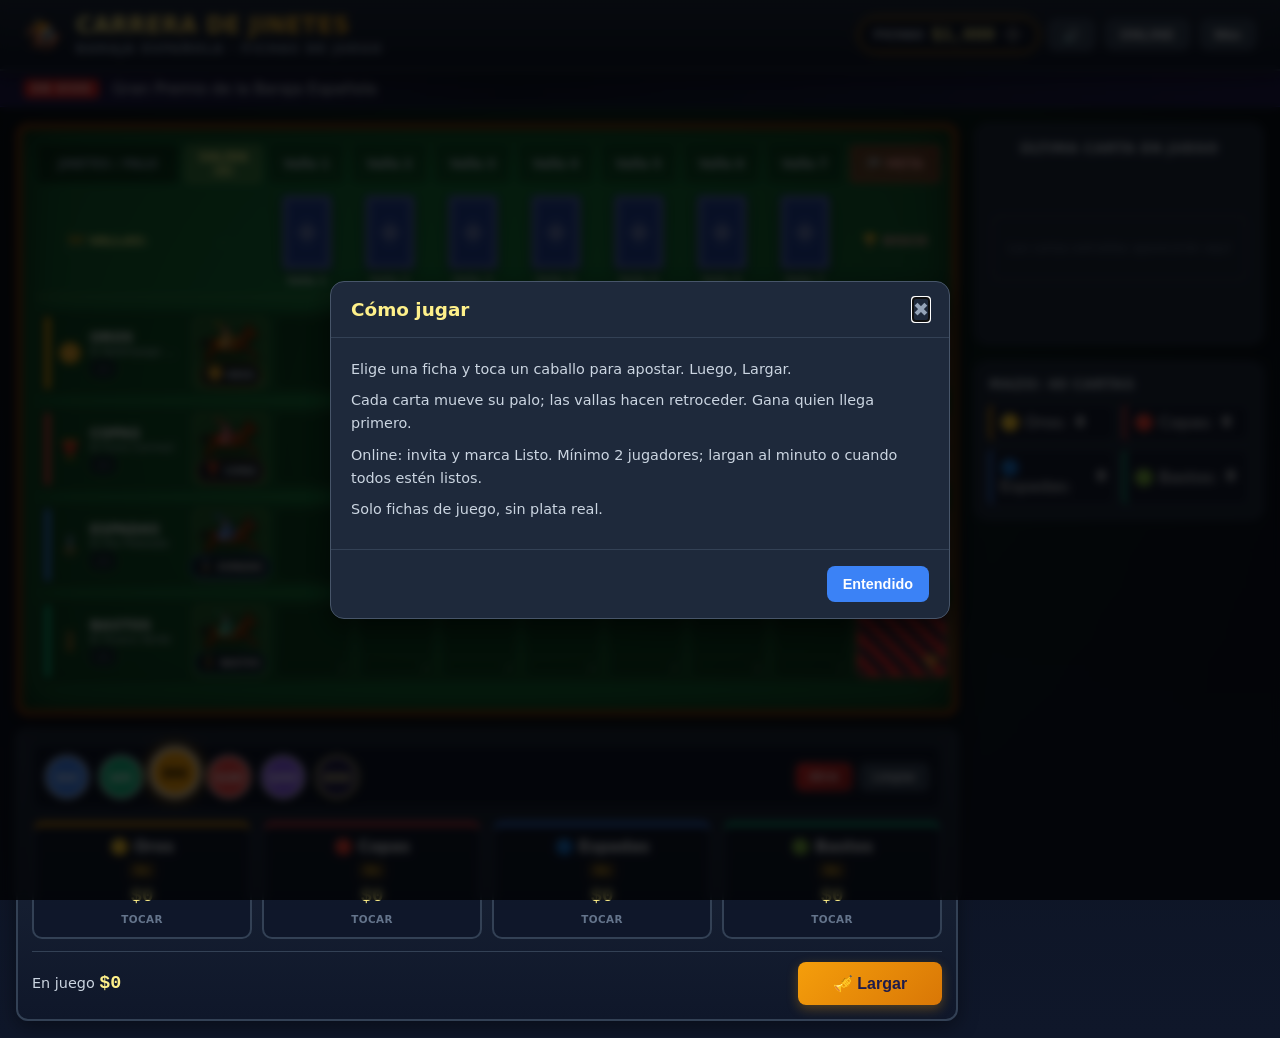
<file: index.html>
<!DOCTYPE html>
<html lang="es">
<head>
    <meta charset="UTF-8">
    <meta name="viewport" content="width=device-width, initial-scale=1.0, viewport-fit=cover">
    <meta name="theme-color" content="#0f172a">
    <meta name="description" content="Carrera de Jinetes con baraja española de 40 cartas.">
    <title>Carrera de Jinetes - Baraja Española</title>
    <link rel="manifest" href="manifest.webmanifest">
    <link rel="icon" href="icon.svg" type="image/svg+xml">
    <link rel="stylesheet" href="style.css?v=2.6.4-ui">
</head>
<body>
    <!-- Canvas para lluvia de confeti triunfal -->
    <canvas id="confetti-canvas"></canvas>

    <!-- Encabezado: título + fichas + menú (lo demás no pelea con la carrera) -->
    <header class="game-header">
        <div class="logo-area">
            <a class="back-home logo-icon" href="../" title="Volver a gemu404.cl">🏇</a>
            <div class="title-wrap">
                <h1><span class="title-full">CARRERA DE JINETES</span><span class="title-short">JINETES</span></h1>
                <span class="subtitle">Baraja española · fichas de juego</span>
            </div>
        </div>

        <div class="header-actions">
            <span id="party-mode-indicator" class="party-badge-indicator hidden">Fiesta</span>

            <div class="bankroll-box" title="Tus fichas">
                <span class="bankroll-label">FICHAS</span>
                <span class="bankroll-val" id="bankroll-display">$1,000</span>
                <button id="btn-reload-chips" class="btn-icon-reload" title="Recargar $500">➕</button>
            </div>

            <button id="btn-toggle-sound" class="btn-header btn-iconish" title="Sonido" aria-label="Sonido">🔊</button>

            <button id="btn-more" class="btn-header more-menu" type="button" aria-label="Más opciones" aria-expanded="false" aria-controls="more-menu-panel">Más</button>
        </div>
        <nav id="more-menu-panel" class="more-menu-panel hidden" aria-label="Opciones de juego">
            <button id="btn-open-party" type="button">Modo Fiesta</button>
            <button id="btn-open-rules" type="button">Reglas</button>
            <button id="btn-open-settings" type="button">Ajustes pista</button>
            <a href="waynyan/">Estilo waynyan</a>
        </nav>
    </header>

    <!-- Ticker del Relator del Hipódromo -->
    <div class="commentary-bar">
        <span class="commentary-badge">EN VIVO</span>
        <span id="commentary-text" class="commentary-text">
            Gran Premio de la Baraja Española
        </span>
    </div>

    <!-- Layout Principal -->
    <main class="main-layout">
        <!-- Sección de Pista y Carril de Carreras -->
        <section class="track-section">
            <!-- La Pista de Carreras de Naipes (Canvas / DOM Grid) -->
            <div class="track-container" id="race-track">
                <!-- Se genera dinámicamente: Salida, Vallas, Carriles y Meta -->
            </div>

            <!-- Dock de carrera: una sola barra, acciones claras -->
            <div class="race-controls-bar hidden" id="race-controls-bar">
                <div class="race-dock-main">
                    <button id="btn-draw-card" class="btn-primary btn-dock-main" type="button">
                        🃏 Sacar carta
                    </button>
                    <button id="btn-auto-race" class="btn-secondary" type="button" title="Corre sola">
                        ▶ Auto
                    </button>
                    <button id="btn-pause-race" class="btn-secondary btn-pause hidden" type="button">
                        ⏸ Pausa
                    </button>
                </div>
                <div class="race-dock-side">
                    <div class="speed-control" title="Velocidad del auto">
                        <span class="speed-label">Vel.</span>
                        <div class="speed-buttons seg">
                            <button type="button" class="btn-speed" data-speed="1600">1x</button>
                            <button type="button" class="btn-speed active" data-speed="1000">2x</button>
                            <button type="button" class="btn-speed" data-speed="500">3x</button>
                            <button type="button" class="btn-speed" data-speed="250">4x</button>
                        </div>
                    </div>
                    <button id="btn-restart-now" class="btn-ghost" type="button" title="Volver al paddock">Reiniciar</button>
                </div>
            </div>

            <!-- Paddock = zona de control. Local: Largar. Online: Listo vive aquí, no arriba. -->
            <div class="paddock-panel" id="paddock-panel">

                <div class="chips-selector-bar">
                    <div class="chips-list">
                        <button type="button" class="chip-btn chip-10" data-amount="10">$10</button>
                        <button type="button" class="chip-btn chip-25" data-amount="25">$25</button>
                        <button type="button" class="chip-btn chip-50 active" data-amount="50">$50</button>
                        <button type="button" class="chip-btn chip-100" data-amount="100">$100</button>
                        <button type="button" class="chip-btn chip-250" data-amount="250">$250</button>
                        <button type="button" class="chip-btn chip-500" data-amount="500">$500</button>
                    </div>
                    <div class="bet-quick-actions">
                        <button type="button" id="btn-all-in" class="btn-action-small btn-all-in">All-in</button>
                        <button type="button" id="btn-clear-bets" class="btn-action-small">Limpiar</button>
                    </div>
                </div>

                <div class="paddock-grid">
                    <button type="button" class="btn-bet-suit suit-bet-card" data-suit="oros" style="border-top-color: var(--suit-oros)">
                        <span class="suit-card-title">🟡 Oros</span>
                        <span class="suit-card-odds">4x</span>
                        <span class="suit-bet-amount" data-suit="oros">$0</span>
                        <span class="suit-tap-hint">Tocar</span>
                    </button>
                    <button type="button" class="btn-bet-suit suit-bet-card" data-suit="copas" style="border-top-color: var(--suit-copas)">
                        <span class="suit-card-title">🔴 Copas</span>
                        <span class="suit-card-odds">4x</span>
                        <span class="suit-bet-amount" data-suit="copas">$0</span>
                        <span class="suit-tap-hint">Tocar</span>
                    </button>
                    <button type="button" class="btn-bet-suit suit-bet-card" data-suit="espadas" style="border-top-color: var(--suit-espadas)">
                        <span class="suit-card-title">🔵 Espadas</span>
                        <span class="suit-card-odds">4x</span>
                        <span class="suit-bet-amount" data-suit="espadas">$0</span>
                        <span class="suit-tap-hint">Tocar</span>
                    </button>
                    <button type="button" class="btn-bet-suit suit-bet-card" data-suit="bastos" style="border-top-color: var(--suit-bastos)">
                        <span class="suit-card-title">🟢 Bastos</span>
                        <span class="suit-card-odds">4x</span>
                        <span class="suit-bet-amount" data-suit="bastos">$0</span>
                        <span class="suit-tap-hint">Tocar</span>
                    </button>
                </div>

                <div class="paddock-footer" id="paddock-footer">
                    <div class="total-bet-summary">
                        En juego <span id="total-bet-display" class="total-bet-val">$0</span>
                    </div>
                    <div class="paddock-cta-row" id="paddock-cta-row">
                        <!-- Online mueve aquí Listo / Invitar / Salir -->
                        <div id="paddock-online-slot" class="paddock-online-slot hidden"></div>
                        <button type="button" id="btn-start-race" class="btn-primary btn-largar">
                            🎺 Largar
                        </button>
                    </div>
                </div>
            </div>
        </section>

        <!-- Barra Lateral: El Mazo y Carta Activa -->
        <aside class="side-panel">
            <div class="deck-card-box" id="side-deck-section">
                <div class="deck-box-title">Última Carta en Juego</div>
                <div class="current-card-slot" id="current-card-slot">
                    <div class="card-draw-placeholder">Las cartas extraídas aparecerán aquí</div>
                </div>
            </div>

            <!-- Contador de Cartas Restantes por Palo -->
            <div class="stats-card-box">
                <div class="deck-box-title">Mazo: <span id="deck-count">40 cartas</span></div>
                <div class="stats-grid">
                    <div class="stat-item" style="border-left: 3px solid var(--suit-oros);">
                        <span>🟡 Oros:</span>
                        <span class="stat-count" id="count-stat-oros">0</span>
                    </div>
                    <div class="stat-item" style="border-left: 3px solid var(--suit-copas);">
                        <span>🔴 Copas:</span>
                        <span class="stat-count" id="count-stat-copas">0</span>
                    </div>
                    <div class="stat-item" style="border-left: 3px solid var(--suit-espadas);">
                        <span>🔵 Espadas:</span>
                        <span class="stat-count" id="count-stat-espadas">0</span>
                    </div>
                    <div class="stat-item" style="border-left: 3px solid var(--suit-bastos);">
                        <span>🟢 Bastos:</span>
                        <span class="stat-count" id="count-stat-bastos">0</span>
                    </div>
                </div>
            </div>
        </aside>
    </main>

    <!-- Modal de Victoria y Podio -->
    <div id="modal-victory" class="modal-overlay hidden">
        <div class="modal-card">
            <div class="modal-body" id="victory-details">
                <!-- Rellenado dinámicamente con podio y premios -->
            </div>
            <div class="modal-footer">
                <button id="btn-new-race" class="btn-primary">🏇 Correr Nueva Carrera</button>
            </div>
        </div>
    </div>

    <!-- Modal de Reglas del Juego -->
    <div id="modal-rules" class="modal-overlay hidden" role="dialog" aria-modal="true" aria-labelledby="rules-title">
        <div class="modal-card">
            <div class="modal-header">
                <h3 id="rules-title">Cómo jugar</h3>
                <button class="btn-close-modal btn-close-rules" aria-label="Cerrar reglas">✖</button>
            </div>
            <div class="modal-body rules-content">
                <p>Elige una ficha y toca un caballo para apostar. Luego, Largar.</p>
                <p>Cada carta mueve su palo; las vallas hacen retroceder. Gana quien llega primero.</p>
                <p>Online: invita y marca Listo. Mínimo 2 jugadores; largan al minuto o cuando todos estén listos.</p>
                <p>Solo fichas de juego, sin plata real.</p>
            </div>
            <div class="modal-footer">
                <button class="btn-secondary btn-close-rules">Entendido</button>
            </div>
        </div>
    </div>

    <!-- Modal de Ajustes -->
    <div id="modal-settings" class="modal-overlay hidden">
        <div class="modal-card">
            <div class="modal-header">
                <h3>⚙️ Ajustes de la Carrera</h3>
                <button class="btn-close-modal btn-close-settings">✖</button>
            </div>
            <div class="modal-body">
                <div class="form-group">
                    <label for="select-hurdles-count">Longitud de la Pista (Número de Vallas):</label>
                    <select id="select-hurdles-count">
                        <option value="5">5 Vallas (Carrera Rápida y Explosiva)</option>
                        <option value="7" selected>7 Vallas (Clásica y Equilibrada)</option>
                        <option value="9">9 Vallas (Épica de Gran Fondo)</option>
                    </select>
                </div>
                <div class="form-group">
                    <label for="select-hurdle-rule">Regla de Activación de Vallas:</label>
                    <select id="select-hurdle-rule">
                        <option value="all_cross" selected>Cuando todos los caballos superan la valla (Regla Tradicional)</option>
                        <option value="first_reaches">Cuando el primer caballo pisa la valla (Regla Caótica)</option>
                    </select>
                </div>
            </div>
            <div class="modal-footer">
                <button class="btn-secondary btn-close-settings">Guardar y Cerrar</button>
            </div>
        </div>
    </div>

    <!-- Modal de Modo Fiesta / Amigos -->
    <div id="modal-party" class="modal-overlay hidden">
        <div class="modal-card">
            <div class="modal-header">
                <h3>🍻 Modo Fiesta / Amigos</h3>
                <button class="btn-close-modal btn-close-party">✖</button>
            </div>
            <div class="modal-body">
                <p style="font-size: 0.85rem; color: #94a3b8; margin-bottom: 12px;">
                    Agrega a tus amigos, asígnales un caballo y escribe un reto, apuesta o castigo (ej: "Paga una gaseosa", "2 sorbos", "10 flexiones").
                </p>
                <div id="party-players-list">
                    <!-- Filas dinámicas -->
                </div>
                <button id="btn-add-party-player" class="btn-secondary" style="margin-top: 10px; width: 100%;">
                    ➕ Añadir Otro Amigo
                </button>
            </div>
            <div class="modal-footer">
                <button class="btn-primary btn-close-party">Listo para Jugar</button>
            </div>
        </div>
    </div>

    <!-- Scripts del Juego -->
    <script src="audio.js?v=2.6.4-ui"></script>
    <script src="deck.js?v=2.6.4-ui"></script>
    <script src="game.js?v=2.6.4-ui"></script>
    <script src="online.js?v=2.6.4-ui"></script>
    <script>
        if ('serviceWorker' in navigator && location.protocol !== 'file:') {
            navigator.serviceWorker.register('sw.js').catch(() => {});
        }
    </script>
</body>
</html>
</file>
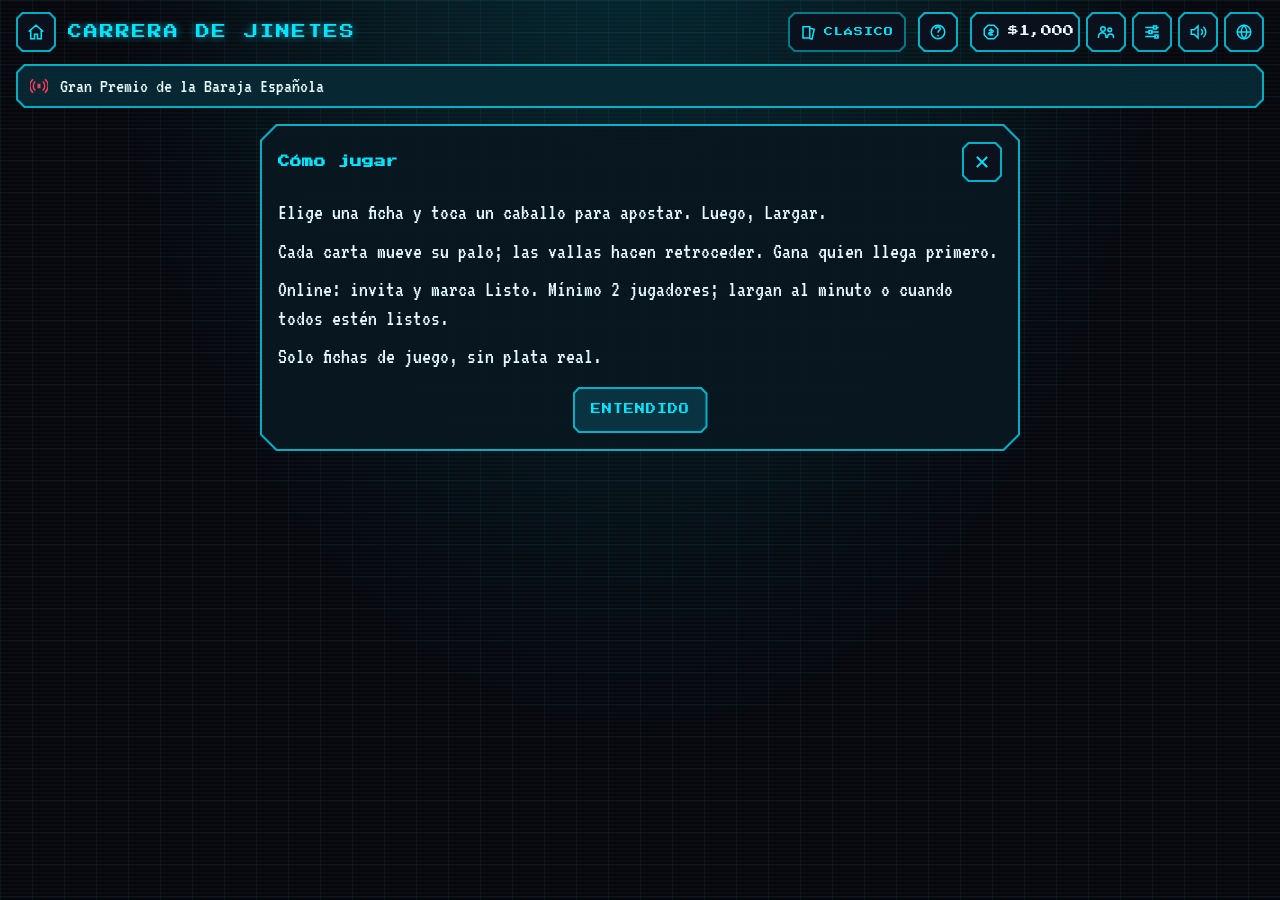
<file: waynyan/index.html>
<!DOCTYPE html>
<html lang="es" data-theme="waynyan">
<head>
    <meta charset="UTF-8">
    <meta name="viewport" content="width=device-width, initial-scale=1.0, viewport-fit=cover">
    <meta name="theme-color" content="#05070d">
    <title>Carrera de Jinetes</title>
    <script>
        // Acento heredado del home de gemu404.cl (mismo origen => mismo localStorage).
        (function () {
            var KEYS = ['accent', 'gemu-accent', 'gemu404-accent', 'accentColor', 'acento', 'color-acento'];
            function pick() {
                for (var i = 0; i < KEYS.length; i++) {
                    var v = null;
                    try { v = localStorage.getItem(KEYS[i]); } catch (e) {}
                    if (!v) continue;
                    v = v.trim().replace(/^"|"$/g, '');
                    if (/^[0-9a-f]{3,8}$/i.test(v)) v = '#' + v;
                    if (/^#[0-9a-f]{3,8}$|^(rgb|hsl)a?\(/i.test(v)) return v;
                }
                return null;
            }
            function apply() {
                var a = pick();
                if (a) document.documentElement.style.setProperty('--accent', a);
            }
            apply();
            window.addEventListener('storage', apply);
        })();
    </script>
    <link rel="manifest" href="manifest.webmanifest">
    <link rel="icon" href="icon.svg" type="image/svg+xml">
    <link rel="preload" href="fonts/PressStart2P-Regular.woff2" as="font" type="font/woff2" crossorigin>
    <link rel="stylesheet" href="waynyan.css?v=2.6.4-ui">
</head>
<body>
    <svg width="0" height="0" style="position:absolute" aria-hidden="true">
        <defs>
            <symbol id="i-help" viewBox="0 0 24 24"><circle cx="12" cy="12" r="9" fill="none" stroke="currentColor" stroke-width="2"/><path d="M9 8a3 3 0 0 1 6 0c0 2-3 2-3 5M12 16v2" fill="none" stroke="currentColor" stroke-width="2"/></symbol>
            <symbol id="i-online" viewBox="0 0 24 24"><circle cx="12" cy="12" r="9" fill="none" stroke="currentColor" stroke-width="2"/><path d="M3 12h18M12 3c-5 5-5 13 0 18 5-5 5-13 0-18z" fill="none" stroke="currentColor" stroke-width="2"/></symbol>
            <symbol id="i-home" viewBox="0 0 24 24"><path d="M3 11l9-8 9 8M5 9v12h5v-6h4v6h5V9" fill="none" stroke="currentColor" stroke-width="2" stroke-linecap="square"/></symbol>
            <symbol id="i-coin" viewBox="0 0 24 24"><path d="M8 3h8l5 5v8l-5 5H8l-5-5V8z" fill="none" stroke="currentColor" stroke-width="2"/><path d="M12 7v10M9 9.5h4.5a1.5 1.5 0 0 1 0 3h-3a1.5 1.5 0 0 0 0 3H15" fill="none" stroke="currentColor" stroke-width="2"/></symbol>
            <symbol id="i-plus" viewBox="0 0 24 24"><path d="M12 4v16M4 12h16" fill="none" stroke="currentColor" stroke-width="2.5" stroke-linecap="square"/></symbol>
            <symbol id="i-party" viewBox="0 0 24 24"><circle cx="8" cy="8" r="3" fill="none" stroke="currentColor" stroke-width="2"/><circle cx="17" cy="9" r="2.5" fill="none" stroke="currentColor" stroke-width="2"/><path d="M2 20v-2a5 5 0 0 1 10 0v2M14 20v-1.5a4 4 0 0 1 8 0V20" fill="none" stroke="currentColor" stroke-width="2"/></symbol>
            <symbol id="i-sliders" viewBox="0 0 24 24"><path d="M4 6h10M18 6h2M4 12h4M12 12h8M4 18h12M20 18h0" fill="none" stroke="currentColor" stroke-width="2" stroke-linecap="square"/><path d="M14 4v4h4V4zM8 10v4h4v-4zM16 16v4h4v-4z" fill="none" stroke="currentColor" stroke-width="2"/></symbol>
            <symbol id="i-sound" viewBox="0 0 24 24"><path d="M3 9h4l5-5v16l-5-5H3z" fill="none" stroke="currentColor" stroke-width="2" stroke-linejoin="miter"/><path d="M16 8a5 5 0 0 1 0 8M19 5a9 9 0 0 1 0 14" fill="none" stroke="currentColor" stroke-width="2"/></symbol>
            <symbol id="i-mute" viewBox="0 0 24 24"><path d="M3 9h4l5-5v16l-5-5H3z" fill="none" stroke="currentColor" stroke-width="2"/><path d="M16 9l6 6M22 9l-6 6" fill="none" stroke="currentColor" stroke-width="2" stroke-linecap="square"/></symbol>
            <symbol id="i-card" viewBox="0 0 24 24"><path d="M6 2h12v20H6z" fill="none" stroke="currentColor" stroke-width="2"/><path d="M12 7l3 5-3 5-3-5z" fill="none" stroke="currentColor" stroke-width="2"/></symbol>
            <symbol id="i-play" viewBox="0 0 24 24"><path d="M6 4l14 8-14 8z" fill="none" stroke="currentColor" stroke-width="2"/></symbol>
            <symbol id="i-pause" viewBox="0 0 24 24"><path d="M6 4h4v16H6zM14 4h4v16h-4z" fill="none" stroke="currentColor" stroke-width="2"/></symbol>
            <symbol id="i-restart" viewBox="0 0 24 24"><path d="M4 12a8 8 0 1 0 2.3-5.7M4 3v4h4" fill="none" stroke="currentColor" stroke-width="2" stroke-linecap="square"/></symbol>
            <symbol id="i-flag" viewBox="0 0 24 24"><path d="M5 21V3h13l-3 4 3 4H5" fill="none" stroke="currentColor" stroke-width="2" stroke-linecap="square"/></symbol>
            <symbol id="i-max" viewBox="0 0 24 24"><path d="M5 13l7-7 7 7M5 20l7-7 7 7" fill="none" stroke="currentColor" stroke-width="2.5" stroke-linecap="square"/></symbol>
            <symbol id="i-x" viewBox="0 0 24 24"><path d="M6 6l12 12M18 6L6 18" fill="none" stroke="currentColor" stroke-width="2.5" stroke-linecap="square"/></symbol>
            <symbol id="i-check" viewBox="0 0 24 24"><path d="M4 12l5 5L20 6" fill="none" stroke="currentColor" stroke-width="2.5" stroke-linecap="square"/></symbol>
            <symbol id="i-power" viewBox="0 0 24 24"><path d="M12 2v10M6.3 6.3a8 8 0 1 0 11.4 0" fill="none" stroke="currentColor" stroke-width="2" stroke-linecap="square"/></symbol>
            <symbol id="i-deck" viewBox="0 0 24 24"><path d="M8 2h12v16H8z" fill="none" stroke="currentColor" stroke-width="2"/><path d="M4 6v16h12" fill="none" stroke="currentColor" stroke-width="2"/></symbol>
            <symbol id="i-live" viewBox="0 0 24 24"><path d="M10 9h4v6h-4z" fill="currentColor"/><path d="M7 6a8 8 0 0 0 0 12M17 6a8 8 0 0 1 0 12M4 3a12 12 0 0 0 0 18M20 3a12 12 0 0 1 0 18" fill="none" stroke="currentColor" stroke-width="2"/></symbol>
            <symbol id="i-hurdle" viewBox="0 0 24 24"><path d="M3 8h18v5H3zM5 13v8M19 13v8M5 3v5M19 3v5" fill="none" stroke="currentColor" stroke-width="2"/></symbol>
            <symbol id="i-classic" viewBox="0 0 24 24"><path d="M4 5h9v15H4zM13 7l6 1.5-3 13-3-.8" fill="none" stroke="currentColor" stroke-width="2"/></symbol>
        </defs>
    </svg>

    <canvas id="confetti-canvas"></canvas>

    <header class="game-header">
        <a class="ib back-home" href="../../" aria-label="gemu404"><svg class="ico"><use href="#i-home"/></svg></a>
        <h1><span class="title-full">CARRERA DE JINETES</span><span class="title-short">JINETES</span></h1>
        <a href="../" class="btn-secondary skin-switch" aria-label="Estilo clásico" title="Estilo clásico"><svg class="ico"><use href="#i-classic"/></svg><span>Clásico</span></a>
        <button id="btn-open-rules" class="ib" aria-label="Reglas" title="Reglas"><svg class="ico"><use href="#i-help"/></svg></button>
        <div class="header-actions">
            <span id="party-mode-indicator" class="party-badge-indicator hidden"></span>
            <div class="bankroll-box" aria-label="Fichas">
                <svg class="ico"><use href="#i-coin"/></svg>
                <span class="bankroll-val" id="bankroll-display">$1,000</span>
                <button id="btn-reload-chips" class="ib ib-sm" aria-label="Recargar"><svg class="ico"><use href="#i-plus"/></svg></button>
            </div>
            <button id="btn-open-party" class="ib" aria-label="Modo fiesta"><svg class="ico"><use href="#i-party"/></svg></button>
            <button id="btn-open-settings" class="ib" aria-label="Ajustes"><svg class="ico"><use href="#i-sliders"/></svg></button>
            <button id="btn-toggle-sound" class="ib" aria-label="Sonido"><svg class="ico on"><use href="#i-sound"/></svg><svg class="ico off"><use href="#i-mute"/></svg></button>
        </div>
    </header>

    <div class="commentary-bar">
        <svg class="ico live"><use href="#i-live"/></svg>
        <span id="commentary-text" class="commentary-text">Gran Premio de la Baraja Española</span>
    </div>

    <main class="main-layout">
        <section class="track-section">
            <div class="track-container" id="race-track"></div>

            <div class="race-controls-bar hidden" id="race-controls-bar">
                <div class="race-dock-main">
                    <button id="btn-draw-card" class="btn-primary btn-dock-main"><svg class="ico"><use href="#i-card"/></svg><span>CARTA</span></button>
                    <button id="btn-auto-race" class="btn-secondary" aria-label="Automático"><svg class="ico"><use href="#i-play"/></svg><span>AUTO</span></button>
                    <button id="btn-pause-race" class="btn-secondary hidden" aria-label="Pausa"><svg class="ico"><use href="#i-pause"/></svg><span>PAUSA</span></button>
                </div>
                <div class="race-dock-side">
                    <div class="speed-buttons seg" title="Velocidad">
                        <button class="btn-speed" data-speed="1600">1x</button>
                        <button class="btn-speed active" data-speed="1000">2x</button>
                        <button class="btn-speed" data-speed="500">3x</button>
                        <button class="btn-speed" data-speed="250">4x</button>
                    </div>
                    <button id="btn-restart-now" class="ib" aria-label="Reiniciar"><svg class="ico"><use href="#i-restart"/></svg></button>
                </div>
            </div>

            <div class="paddock-panel" id="paddock-panel">
                <div class="chips-selector-bar">
                    <div class="chips-list seg">
                        <button class="chip-btn" data-amount="10">10</button>
                        <button class="chip-btn" data-amount="25">25</button>
                        <button class="chip-btn active" data-amount="50">50</button>
                        <button class="chip-btn" data-amount="100">100</button>
                        <button class="chip-btn" data-amount="250">250</button>
                        <button class="chip-btn" data-amount="500">500</button>
                    </div>
                    <button id="btn-all-in" class="ib" aria-label="All-in"><svg class="ico"><use href="#i-max"/></svg></button>
                    <button id="btn-clear-bets" class="ib" aria-label="Limpiar"><svg class="ico"><use href="#i-x"/></svg></button>
                </div>
                <div class="paddock-grid">
                    <button class="btn-bet-suit suit-bet-card" data-suit="oros"><span class="sb-icon" data-suit-icon="oros"></span><span class="sb-name">OROS</span><span class="suit-bet-amount" data-suit="oros">$0</span></button>
                    <button class="btn-bet-suit suit-bet-card" data-suit="copas"><span class="sb-icon" data-suit-icon="copas"></span><span class="sb-name">COPAS</span><span class="suit-bet-amount" data-suit="copas">$0</span></button>
                    <button class="btn-bet-suit suit-bet-card" data-suit="espadas"><span class="sb-icon" data-suit-icon="espadas"></span><span class="sb-name">ESPADAS</span><span class="suit-bet-amount" data-suit="espadas">$0</span></button>
                    <button class="btn-bet-suit suit-bet-card" data-suit="bastos"><span class="sb-icon" data-suit-icon="bastos"></span><span class="sb-name">BASTOS</span><span class="suit-bet-amount" data-suit="bastos">$0</span></button>
                </div>
                <div class="paddock-footer" id="paddock-footer">
                    <span class="total-bet-summary"><svg class="ico"><use href="#i-coin"/></svg><span id="total-bet-display" class="total-bet-val">$0</span></span>
                    <div class="paddock-cta-row" id="paddock-cta-row">
                        <div id="paddock-online-slot" class="paddock-online-slot hidden"></div>
                        <button id="btn-start-race" class="btn-primary btn-largar"><svg class="ico"><use href="#i-flag"/></svg><span>LARGAR</span></button>
                    </div>
                </div>
            </div>
        </section>

        <aside class="side-panel">
            <div class="deck-card-box" id="side-deck-section">
                <div class="current-card-slot" id="current-card-slot"></div>
            </div>
            <div class="stats-card-box">
                <div class="deck-box-title"><svg class="ico"><use href="#i-deck"/></svg><span id="deck-count">40</span></div>
                <div class="stats-grid">
                    <div class="stat-item" data-s="oros"><span class="sb-icon" data-suit-icon="oros"></span><span class="stat-count" id="count-stat-oros">0</span></div>
                    <div class="stat-item" data-s="copas"><span class="sb-icon" data-suit-icon="copas"></span><span class="stat-count" id="count-stat-copas">0</span></div>
                    <div class="stat-item" data-s="espadas"><span class="sb-icon" data-suit-icon="espadas"></span><span class="stat-count" id="count-stat-espadas">0</span></div>
                    <div class="stat-item" data-s="bastos"><span class="sb-icon" data-suit-icon="bastos"></span><span class="stat-count" id="count-stat-bastos">0</span></div>
                </div>
            </div>
        </aside>

        <!-- Paneles: reemplazan el contenido en el lugar (sin popups flotantes) -->
        <section id="modal-victory" class="modal-overlay hidden">
            <div class="modal-card">
                <div class="modal-body" id="victory-details"></div>
                <div class="modal-footer">
                    <button id="btn-new-race" class="btn-primary"><svg class="ico"><use href="#i-restart"/></svg><span>OTRA</span></button>
                </div>
            </div>
        </section>

        <section id="modal-rules" class="modal-overlay hidden" role="dialog" aria-modal="true" aria-labelledby="rules-title">
            <div class="modal-card">
                <div class="modal-header">
                    <h3 id="rules-title">Cómo jugar</h3>
                    <button class="ib btn-close-rules" aria-label="Cerrar reglas"><svg class="ico"><use href="#i-x"/></svg></button>
                </div>
                <div class="modal-body rules-content">
                <p>Elige una ficha y toca un caballo para apostar. Luego, Largar.</p>
                <p>Cada carta mueve su palo; las vallas hacen retroceder. Gana quien llega primero.</p>
                <p>Online: invita y marca Listo. Mínimo 2 jugadores; largan al minuto o cuando todos estén listos.</p>
                <p>Solo fichas de juego, sin plata real.</p>
                </div>
                <div class="modal-footer"><button class="btn-primary btn-close-rules">Entendido</button></div>
            </div>
        </section>

        <section id="modal-settings" class="modal-overlay hidden">
            <div class="modal-card">
                <div class="modal-header">
                    <svg class="ico"><use href="#i-sliders"/></svg>
                    <button class="ib btn-close-settings" aria-label="Cerrar"><svg class="ico"><use href="#i-x"/></svg></button>
                </div>
                <div class="modal-body">
                    <div class="form-row">
                        <svg class="ico"><use href="#i-hurdle"/></svg>
                        <div class="seg" data-bind="select-hurdles-count">
                            <button data-v="5">5</button><button data-v="7" class="active">7</button><button data-v="9">9</button>
                        </div>
                        <select id="select-hurdles-count" hidden><option value="5">5</option><option value="7" selected>7</option><option value="9">9</option></select>
                    </div>
                    <div class="form-row">
                        <svg class="ico"><use href="#i-card"/></svg>
                        <div class="seg" data-bind="select-hurdle-rule">
                            <button data-v="all_cross" class="active">TODOS</button><button data-v="first_reaches">PRIMERO</button>
                        </div>
                        <select id="select-hurdle-rule" hidden><option value="all_cross" selected>all</option><option value="first_reaches">first</option></select>
                    </div>
                </div>
                <div class="modal-footer">
                    <button class="btn-primary btn-close-settings" aria-label="Listo"><svg class="ico"><use href="#i-check"/></svg></button>
                </div>
            </div>
        </section>

        <section id="modal-party" class="modal-overlay hidden">
            <div class="modal-card">
                <div class="modal-header">
                    <svg class="ico"><use href="#i-party"/></svg>
                    <button id="btn-party-off" class="ib" aria-label="Desactivar"><svg class="ico"><use href="#i-power"/></svg></button>
                </div>
                <div class="modal-body">
                    <div id="party-players-list"></div>
                    <button id="btn-add-party-player" class="btn-secondary wide" aria-label="Agregar"><svg class="ico"><use href="#i-plus"/></svg></button>
                </div>
                <div class="modal-footer">
                    <button class="btn-primary btn-close-party" aria-label="Listo"><svg class="ico"><use href="#i-check"/></svg></button>
                </div>
            </div>
        </section>
    </main>

    <script src="../audio.js?v=2.6.4-ui"></script>
    <script src="../deck.js?v=2.6.4-ui"></script>
    <script src="../game.js?v=2.6.4-ui"></script>
    <script src="waynyan.js?v=2.6.4-ui"></script>
    <script src="../online.js?v=2.6.4-ui"></script>
    <script>
        if ('serviceWorker' in navigator && location.protocol !== 'file:') {
            navigator.serviceWorker.register('../sw.js', { scope: '../' }).catch(() => {});
        }
    </script>
</body>
</html>
</file>
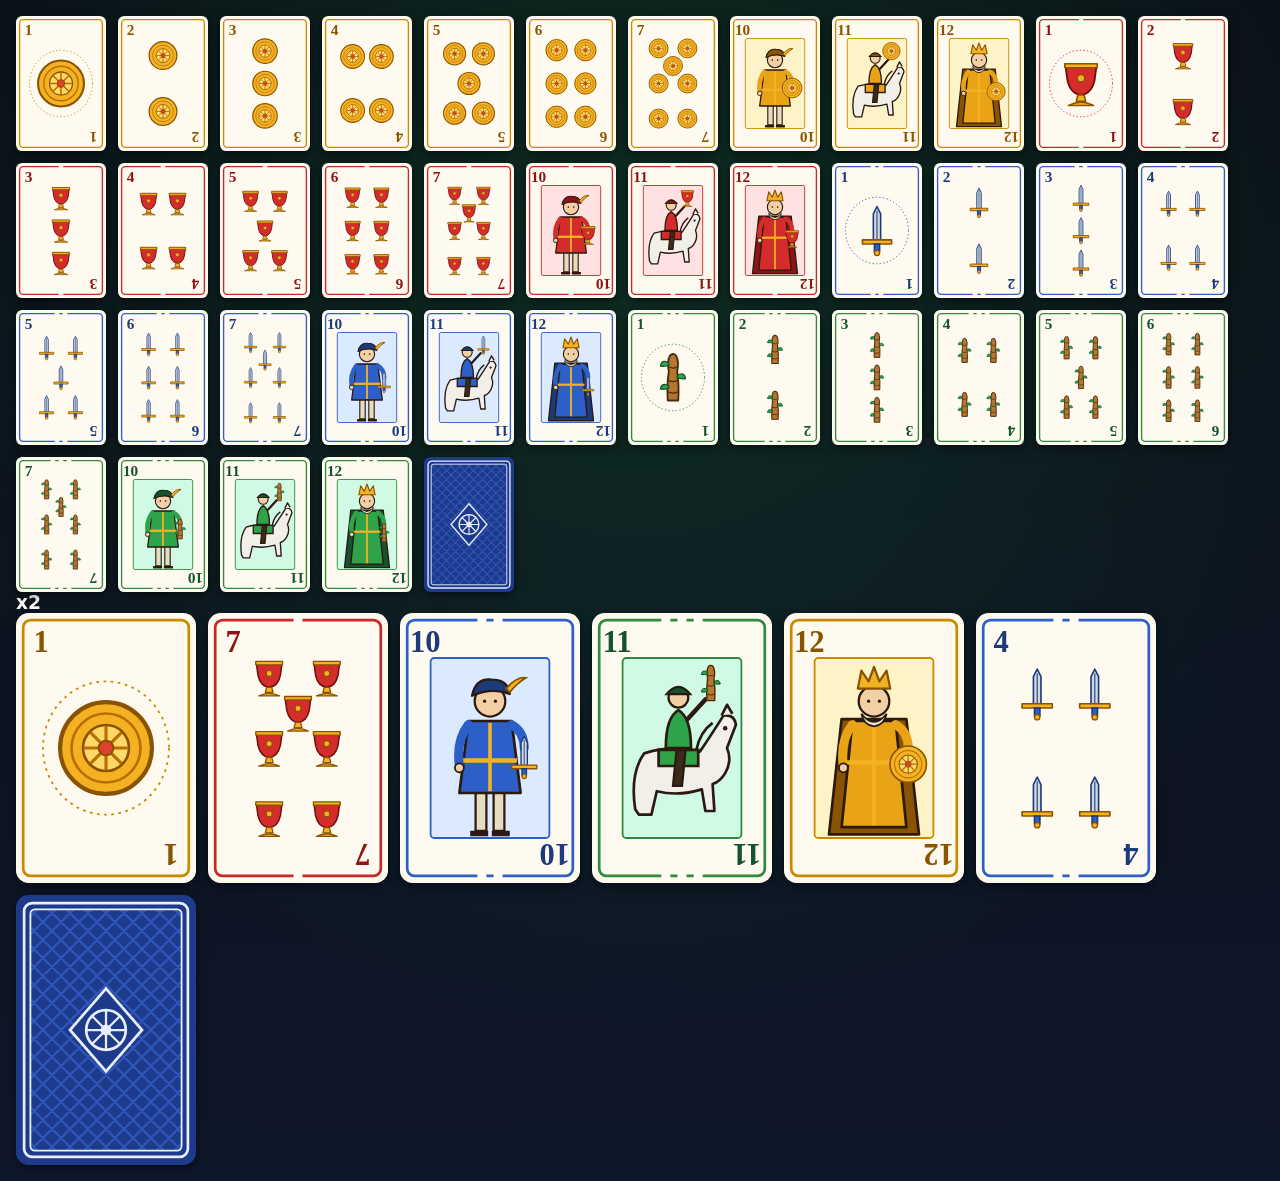
<file: galeria.html>
<!doctype html><html><head><meta charset="utf-8"><link rel="stylesheet" href="style.css">
<style>body{padding:16px}.g{display:flex;flex-wrap:wrap;gap:12px}.big .spanish-card{--card-width:180px;}</style></head>
<body ><div class="g" id="g"></div><h3 style="color:#fff">x2</h3><div class="g big" id="b"></div>
<script src="./deck.js"></script><script>
const d=new SpanishDeck();let h='';for(const c of d.cards)h+=renderCardHtml(c);h+=renderCardHtml(null,true);
document.getElementById('g').innerHTML=h;
document.getElementById('b').innerHTML=['oros_1','copas_7','espadas_10','bastos_11','oros_12','espadas_4'].map(i=>renderCardHtml(d.cards.find(c=>c.id==i))).join('')+renderCardHtml(null,true);
</script></body></html>
</file>
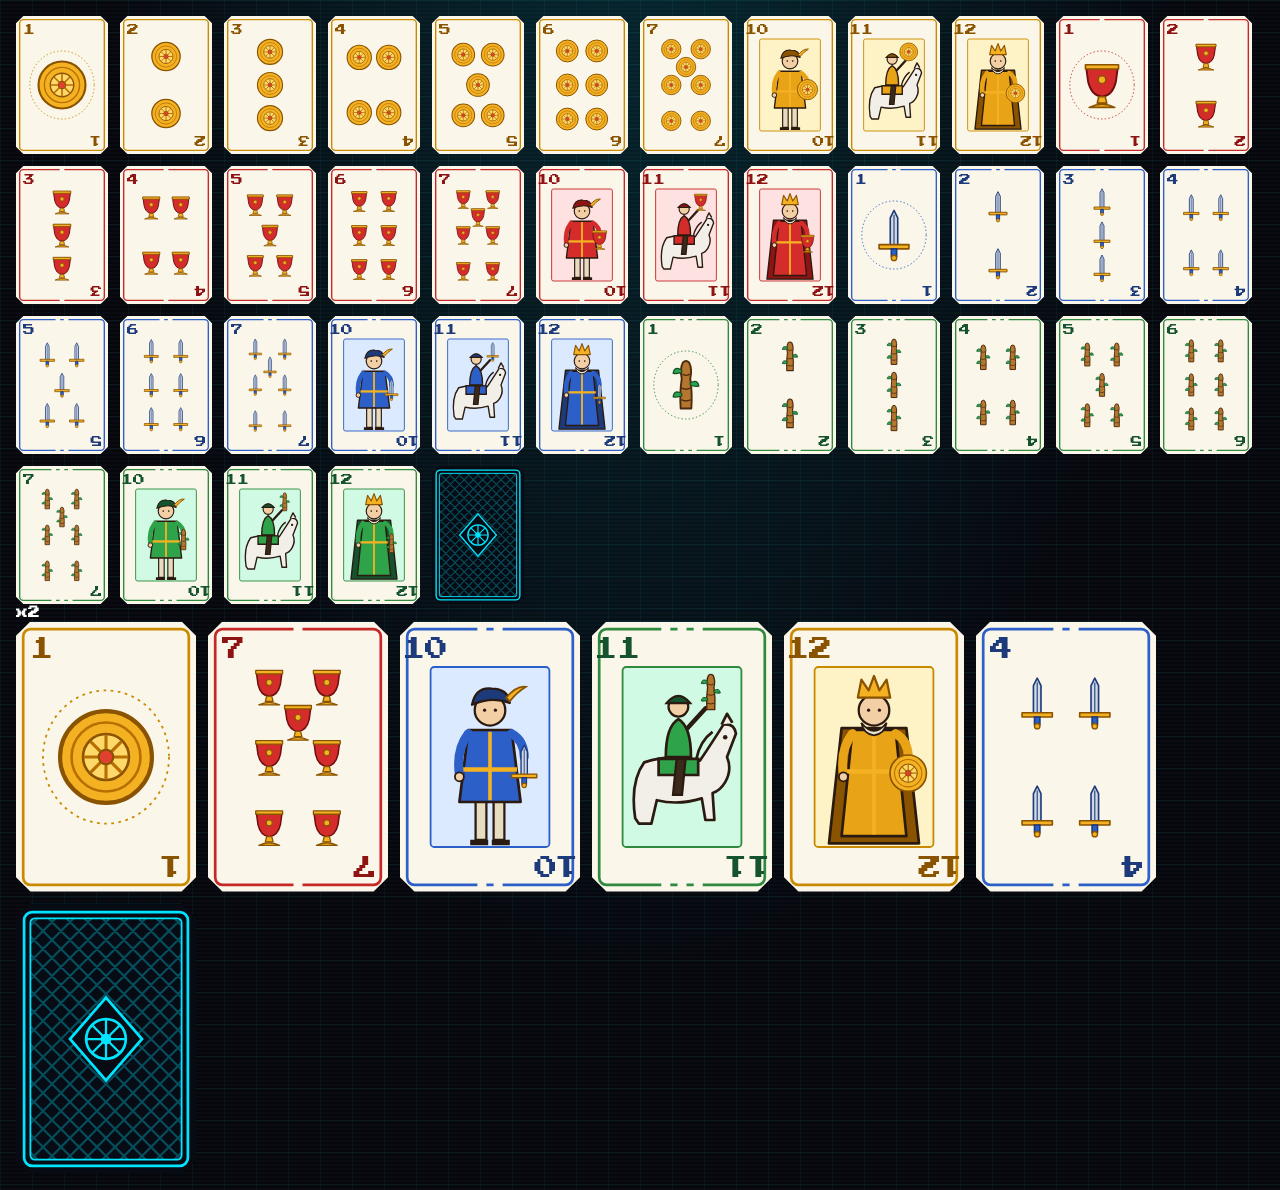
<file: waynyan/galeria.html>
<!doctype html><html data-theme="waynyan"><head><meta charset="utf-8"><link rel="stylesheet" href="waynyan.css">
<style>body{padding:16px}.g{display:flex;flex-wrap:wrap;gap:12px}.big .spanish-card{--card-width:180px;}</style></head>
<body ><div class="g" id="g"></div><h3 style="color:#fff">x2</h3><div class="g big" id="b"></div>
<script src="../deck.js"></script><script>
const d=new SpanishDeck();let h='';for(const c of d.cards)h+=renderCardHtml(c);h+=renderCardHtml(null,true);
document.getElementById('g').innerHTML=h;
document.getElementById('b').innerHTML=['oros_1','copas_7','espadas_10','bastos_11','oros_12','espadas_4'].map(i=>renderCardHtml(d.cards.find(c=>c.id==i))).join('')+renderCardHtml(null,true);
</script></body></html>
</file>
<file: style.css>
/* Estilos Visuales: Carrera de Jinetes (Baraja Española) */
:root {
    --bg-dark: #0f172a;
    --turf-green: #15803d;
    --turf-dark: #166534;
    --turf-track: #14532d;
    --wood-border: #78350f;
    --wood-dark: #451a03;
    --gold: #f59e0b;
    --gold-bright: #fbbf24;
    --gold-glow: rgba(245, 158, 11, 0.4);
    
    --card-width: 90px;
    --card-height: 135px;
    --card-radius: 8px;
    
    --suit-oros: #f59e0b;
    --suit-copas: #ef4444;
    --suit-espadas: #3b82f6;
    --suit-bastos: #10b981;
}

* {
    box-sizing: border-box;
    margin: 0;
    padding: 0;
    user-select: none;
    -webkit-user-select: none;
}

body {
    font-family: 'Segoe UI', system-ui, -apple-system, BlinkMacSystemFont, Roboto, sans-serif;
    background-color: var(--bg-dark);
    background-image: 
        radial-gradient(circle at 50% 20%, rgba(20, 83, 45, 0.45) 0%, transparent 70%),
        linear-gradient(to bottom, #090d16, #0f172a 100%);
    color: #f8fafc;
    min-height: 100vh;
    display: flex;
    flex-direction: column;
    overflow-x: hidden;
}

.title-short { display: none; }

/* Encabezado Superior */
.game-header {
    background: linear-gradient(180deg, #1e293b 0%, #0f172a 100%);
    border-bottom: 2px solid #334155;
    padding: 12px 24px;
    display: flex;
    justify-content: space-between;
    align-items: center;
    flex-wrap: wrap;
    gap: 10px;
    box-shadow: 0 4px 16px rgba(0, 0, 0, 0.5);
    z-index: 20;
}

.logo-area {
    display: flex;
    align-items: center;
    gap: 12px;
}

.logo-icon {
    font-size: 2rem;
    filter: drop-shadow(0 2px 4px rgba(0,0,0,0.4));
}

.title-wrap h1 {
    font-size: 1.4rem;
    font-weight: 800;
    background: linear-gradient(90deg, #fef08a, #f59e0b);
    -webkit-background-clip: text;
    -webkit-text-fill-color: transparent;
    letter-spacing: 0.5px;
}

.subtitle {
    font-size: 0.75rem;
    color: #94a3b8;
    text-transform: uppercase;
    letter-spacing: 1.5px;
    font-weight: 600;
}

.header-actions {
    display: flex;
    align-items: center;
    gap: 10px;
    flex-wrap: wrap;
    justify-content: flex-end;
}

.btn-iconish {
    min-width: 2.5rem;
    padding-left: 10px;
    padding-right: 10px;
}

.more-menu {
    position: relative;
}

.more-menu > summary {
    list-style: none;
    cursor: pointer;
}

.more-menu > summary::-webkit-details-marker { display: none; }

.more-menu-panel {
    position: static;
    flex: 0 0 100%;
    min-width: 0;
    max-width: 100%;
    display: grid;
    grid-template-columns: repeat(4, minmax(0, 1fr));
    gap: 4px;
    padding: 6px;
    background: #0f172a;
    border: 1px solid #475569;
    border-radius: 10px;
}

.more-menu-panel button,
.more-menu-panel a {
    display: block;
    width: 100%;
    text-align: left;
    background: transparent;
    border: none;
    color: #e2e8f0;
    font: inherit;
    font-size: 0.85rem;
    font-weight: 600;
    padding: 8px 10px;
    border-radius: 8px;
    cursor: pointer;
    text-decoration: none;
}

.more-menu-panel button:hover,
.more-menu-panel a:hover {
    background: #1e293b;
}

.bankroll-box {
    background: rgba(15, 23, 42, 0.8);
    border: 1px solid var(--gold);
    padding: 6px 14px;
    border-radius: 20px;
    display: flex;
    align-items: center;
    gap: 8px;
    box-shadow: 0 0 10px var(--gold-glow);
}

.bankroll-label {
    font-size: 0.75rem;
    color: #cbd5e1;
    font-weight: 600;
}

.bankroll-val {
    font-size: 1.1rem;
    font-weight: 800;
    color: #fef08a;
    font-family: monospace;
}

.btn-icon-reload {
    background: transparent;
    border: none;
    color: var(--gold);
    cursor: pointer;
    font-size: 1rem;
    transition: transform 0.2s;
}

.btn-icon-reload:hover {
    transform: rotate(90deg);
}

.btn-header {
    background: #334155;
    color: #f8fafc;
    border: 1px solid #475569;
    padding: 7px 14px;
    border-radius: 8px;
    font-size: 0.85rem;
    font-weight: 600;
    cursor: pointer;
    transition: all 0.2s;
}

.btn-header:hover {
    background: #475569;
    border-color: #64748b;
}

.btn-header.muted {
    background: #451a03;
    border-color: #78350f;
    color: #fca5a5;
}

.party-badge-indicator {
    background: #8b5cf6;
    color: #ffffff;
    font-size: 0.75rem;
    font-weight: 700;
    padding: 4px 10px;
    border-radius: 12px;
}

/* Barra del Relator del Hipódromo */
.commentary-bar {
    background: linear-gradient(90deg, #1e1b4b, #0f172a 40%, #1e1b4b);
    border-bottom: 1px solid #312e81;
    padding: 8px 24px;
    display: flex;
    align-items: center;
    gap: 14px;
    font-size: 0.95rem;
}

.commentary-badge {
    background: #dc2626;
    color: #ffffff;
    font-size: 0.7rem;
    font-weight: 800;
    padding: 3px 8px;
    border-radius: 4px;
    letter-spacing: 1px;
    animation: blink-live 1.8s infinite;
}

@keyframes blink-live {
    0%, 100% { opacity: 1; }
    50% { opacity: 0.4; }
}

.commentary-text {
    color: #e2e8f0;
    font-weight: 500;
    transition: all 0.3s ease;
}

.commentary-pulse {
    animation: text-pop 0.4s ease;
}

@keyframes text-pop {
    0% { transform: scale(0.98); opacity: 0.7; }
    50% { transform: scale(1.02); color: #fef08a; }
    100% { transform: scale(1); opacity: 1; }
}

/* Contenedor Principal */
.main-layout {
    display: flex;
    flex: 1;
    padding: 16px;
    gap: 16px;
    max-width: 1650px;
    margin: 0 auto;
    width: 100%;
}

/* Área de Pista y Carreras */
.track-section {
    flex: 1;
    display: flex;
    flex-direction: column;
    gap: 12px;
    min-width: 0;
}

.track-container {
    background: radial-gradient(circle at 50% 50%, #15803d 0%, #14532d 100%);
    border: 6px solid #78350f;
    border-radius: 12px;
    box-shadow: 
        inset 0 0 40px rgba(0,0,0,0.6),
        0 8px 24px rgba(0,0,0,0.5);
    padding: 16px;
    position: relative;
    overflow-x: auto;
}

/* Alineación Perfecta de la Cuadrícula usando la variable CSS --steps-count */
.track-steps-header {
    display: grid;
    grid-template-columns: 140px minmax(75px, 1fr) repeat(var(--steps-count, 7), minmax(75px, 1fr)) 90px;
    gap: 8px;
    margin-bottom: 6px;
    text-align: center;
    font-size: 0.75rem;
    font-weight: 700;
    color: #cbd5e1;
    min-width: 820px;
}

.step-lane-label {
    background: rgba(0,0,0,0.4);
    padding: 4px;
    border-radius: 4px;
    color: #94a3b8;
    display: flex;
    align-items: center;
    justify-content: center;
}

.step-start-label {
    background: rgba(254, 240, 138, 0.15);
    border: 1px solid rgba(254, 240, 138, 0.3);
    padding: 4px;
    border-radius: 4px;
    color: #fef08a;
    display: flex;
    align-items: center;
    justify-content: center;
}

.step-num-label {
    background: rgba(0,0,0,0.25);
    padding: 4px;
    border-radius: 4px;
    display: flex;
    align-items: center;
    justify-content: center;
}

.step-finish-label {
    background: rgba(220, 38, 38, 0.4);
    border: 1px solid rgba(239, 68, 68, 0.5);
    color: #fca5a5;
    padding: 4px;
    border-radius: 4px;
    display: flex;
    align-items: center;
    justify-content: center;
}

/* Fila de Vallas / Obstáculos */
.track-hurdles-row {
    display: grid;
    grid-template-columns: 140px minmax(75px, 1fr) repeat(var(--steps-count, 7), minmax(75px, 1fr)) 90px;
    gap: 8px;
    padding: 6px 0 10px 0;
    margin-bottom: 12px;
    border-bottom: 2px dashed rgba(254, 240, 138, 0.3);
    align-items: center;
    min-width: 820px;
}

.hurdle-placeholder {
    color: #fef08a;
    font-weight: 800;
    font-size: 0.8rem;
    display: flex;
    align-items: center;
    justify-content: center;
}

.hurdle-empty-start {
    color: rgba(255, 255, 255, 0.2);
    font-size: 0.9rem;
    display: flex;
    align-items: center;
    justify-content: center;
}

.hurdle-finish-banner {
    color: #fca5a5;
    font-weight: 800;
    font-size: 0.8rem;
    text-align: center;
}

.hurdle-cell {
    display: flex;
    flex-direction: column;
    align-items: center;
    gap: 4px;
    position: relative;
}

.hurdle-label {
    font-size: 0.65rem;
    color: #e2e8f0;
    font-weight: 600;
}

.hurdle-card-wrapper {
    perspective: 800px;
    width: 50px;
    transition: transform 0.6s cubic-bezier(0.4, 0, 0.2, 1);
}

.hurdle-card-wrapper .spanish-card {
    width: 100%;
}

.hurdle-trigger-flip {
    animation: flip-hurdle-3d 0.8s cubic-bezier(0.4, 0, 0.2, 1) forwards;
}

@keyframes flip-hurdle-3d {
    0% { transform: scale(1) rotateY(0deg); }
    37% { transform: scale(1.2) translateY(-10px) rotateY(90deg); }
    100% { transform: scale(1) translateY(0) rotateY(0deg); }
}

.hurdle-penalty-popup {
    position: absolute;
    top: -26px;
    left: 50%;
    transform: translateX(-50%);
    background: #dc2626;
    color: #ffffff;
    font-size: 0.7rem;
    font-weight: 800;
    padding: 3px 8px;
    border-radius: 4px;
    white-space: nowrap;
    box-shadow: 0 4px 10px rgba(0,0,0,0.5);
    z-index: 15;
    animation: bounce-penalty 0.6s infinite alternate;
}

@keyframes bounce-penalty {
    0% { transform: translateX(-50%) translateY(0); }
    100% { transform: translateX(-50%) translateY(-6px); }
}

/* Carriles de Caballos */
.track-lane {
    display: grid;
    grid-template-columns: 140px 1fr;
    gap: 8px;
    margin-bottom: 10px;
    background: rgba(0, 0, 0, 0.25);
    border-radius: 8px;
    padding: 6px;
    border: 1px solid rgba(255,255,255,0.06);
    position: relative;
    min-width: 820px;
}

.lane-info {
    border-left: 5px solid #ffffff;
    padding-left: 8px;
    display: flex;
    align-items: center;
    gap: 8px;
}

.lane-suit-icon {
    display: flex;
    align-items: center;
}

.lane-details {
    display: flex;
    flex-direction: column;
}

.lane-name {
    font-size: 0.85rem;
    font-weight: 800;
    color: #f8fafc;
}

.lane-horse-name {
    font-size: 0.65rem;
    color: #cbd5e1;
    white-space: nowrap;
    overflow: hidden;
    text-overflow: ellipsis;
    max-width: 90px;
}

.lane-pot {
    margin-top: 2px;
    font-size: 0.78rem;
    font-weight: 800;
    font-variant-numeric: tabular-nums;
    color: #94a3b8;
    background: rgba(15, 23, 42, 0.75);
    border: 1px solid #334155;
    border-radius: 6px;
    padding: 1px 6px;
    width: fit-content;
}

.lane-pot.has-pot {
    color: #fef08a;
    border-color: #b45309;
    background: rgba(120, 53, 15, 0.55);
    box-shadow: 0 0 8px rgba(245, 158, 11, 0.25);
}

.lane-track-cells {
    display: grid;
    grid-template-columns: minmax(75px, 1fr) repeat(var(--steps-count, 7), minmax(75px, 1fr)) 90px;
    gap: 8px;
    align-items: center;
}

.track-cell {
    background: rgba(0, 0, 0, 0.2);
    border: 1px solid rgba(255, 255, 255, 0.1);
    border-radius: 6px;
    min-height: 72px;
    display: flex;
    justify-content: center;
    align-items: center;
    position: relative;
    transition: background 0.2s;
}

.cell-0 {
    background: rgba(254, 240, 138, 0.08);
    border-color: rgba(254, 240, 138, 0.3);
}

.cell-marker {
    position: absolute;
    bottom: 2px;
    right: 4px;
    font-size: 0.65rem;
    color: rgba(255, 255, 255, 0.2);
    font-weight: 700;
}

.meta-marker {
    font-size: 1rem;
    color: rgba(255, 255, 255, 0.7);
}

.cell-finish {
    background: repeating-linear-gradient(
        45deg,
        #1e293b,
        #1e293b 8px,
        #dc2626 8px,
        #dc2626 16px
    );
    border: 2px solid #ef4444;
}

/* Jinetes en la pista */
.horse-runner-container {
    display: flex;
    flex-direction: column;
    align-items: center;
    justify-content: center;
    z-index: 10;
    animation: idle-horse 1.2s ease-in-out infinite alternate;
}

.horse-sprite {
    width: 65px;
    height: 48px;
    filter: drop-shadow(0 4px 6px rgba(0,0,0,0.4));
}

.horse-hud-badge {
    background: rgba(15, 23, 42, 0.9);
    border: 1.5px solid;
    border-radius: 10px;
    padding: 1px 6px;
    display: flex;
    align-items: center;
    gap: 3px;
    margin-top: -4px;
}

.horse-badge-name {
    font-size: 0.55rem;
    font-weight: 800;
    color: #f8fafc;
}

@keyframes idle-horse {
    0% { transform: translateY(0); }
    100% { transform: translateY(-3px); }
}

.horse-advancing {
    animation: gallop-jump 0.3s ease-out;
}

@keyframes gallop-jump {
    0% { transform: scale(1) translateX(0); }
    50% { transform: scale(1.15) translateY(-8px) translateX(6px); }
    100% { transform: scale(1) translateX(0); }
}

.horse-retreating {
    animation: stumble-back 0.4s ease-in;
}

@keyframes stumble-back {
    0% { transform: scale(1) translateX(0); }
    30% { transform: rotate(-15deg) translateY(-5px); }
    100% { transform: scale(1) translateX(0); }
}

.horse-penalized-flash {
    animation: penalty-flash 0.6s ease-out 2;
}

@keyframes penalty-flash {
    0%, 100% { filter: brightness(1); }
    50% { filter: brightness(2) drop-shadow(0 0 8px #ef4444); }
}

/* Dock de carrera: una barra bajo la pista */
.race-controls-bar {
    background: #1e293b;
    border: 1px solid #334155;
    border-radius: 12px;
    padding: 10px 12px;
    display: flex;
    flex-wrap: wrap;
    justify-content: space-between;
    align-items: center;
    gap: 10px;
    box-shadow: 0 4px 12px rgba(0,0,0,0.3);
    position: sticky;
    bottom: 8px;
    z-index: 30;
}

.race-dock-main,
.race-dock-side {
    display: flex;
    align-items: center;
    gap: 8px;
    flex-wrap: wrap;
}

.btn-dock-main {
    min-width: 9.5rem;
    justify-content: center;
}

.btn-ghost {
    background: transparent;
    color: #cbd5e1;
    border: 1px solid #475569;
    border-radius: 8px;
    padding: 8px 12px;
    font-size: 0.8rem;
    font-weight: 700;
    cursor: pointer;
}

.btn-ghost:hover {
    background: #334155;
    color: #fff;
}

.controls-left, .controls-right {
    display: flex;
    align-items: center;
    gap: 12px;
}

.speed-buttons.seg {
    display: inline-flex;
    background: #0f172a;
    border: 1px solid #334155;
    border-radius: 8px;
    overflow: hidden;
}

.speed-buttons.seg .btn-speed {
    border-radius: 0;
    padding: 6px 10px;
}

.btn-primary {
    background: linear-gradient(135deg, #f59e0b, #d97706);
    color: #1e1b4b;
    font-weight: 800;
    font-size: 0.95rem;
    border: none;
    border-radius: 8px;
    padding: 10px 20px;
    cursor: pointer;
    box-shadow: 0 4px 12px rgba(245, 158, 11, 0.3);
    transition: all 0.2s;
    display: flex;
    align-items: center;
    gap: 8px;
}

.btn-primary:hover:not(:disabled) {
    transform: translateY(-2px);
    box-shadow: 0 6px 16px rgba(245, 158, 11, 0.45);
}

.btn-secondary {
    background: #3b82f6;
    color: #ffffff;
    font-weight: 700;
    font-size: 0.9rem;
    border: none;
    border-radius: 8px;
    padding: 10px 16px;
    cursor: pointer;
    transition: all 0.2s;
    display: flex;
    align-items: center;
    gap: 6px;
}

.btn-secondary:hover:not(:disabled) {
    background: #2563eb;
}

.btn-secondary.btn-pause {
    background: #ef4444;
}

.btn-secondary.btn-pause:hover {
    background: #dc2626;
}

.btn-secondary:disabled, .btn-primary:disabled {
    opacity: 0.5;
    cursor: not-allowed;
    transform: none;
}

.speed-control {
    display: flex;
    align-items: center;
    gap: 6px;
    background: #0f172a;
    padding: 4px 8px;
    border-radius: 8px;
    border: 1px solid #334155;
}

.speed-label {
    font-size: 0.75rem;
    color: #94a3b8;
    font-weight: 600;
}

.speed-buttons {
    display: flex;
    gap: 4px;
}

.btn-speed {
    background: transparent;
    color: #cbd5e1;
    border: none;
    padding: 3px 8px;
    border-radius: 4px;
    font-size: 0.75rem;
    font-weight: 700;
    cursor: pointer;
}

.btn-speed.active {
    background: #f59e0b;
    color: #0f172a;
}

/* Paddock */
.paddock-panel {
    background: linear-gradient(180deg, #1e293b 0%, #0f172a 100%);
    border: 2px solid #334155;
    border-radius: 12px;
    padding: 14px;
    box-shadow: 0 6px 20px rgba(0,0,0,0.4);
    display: flex;
    flex-direction: column;
    gap: 12px;
}

.paddock-header {
    display: flex;
    justify-content: space-between;
    align-items: center;
    margin-bottom: 0;
    border-bottom: none;
    padding-bottom: 0;
}

.paddock-header h2 {
    font-size: 1.15rem;
    color: #fef08a;
}

.paddock-grid {
    display: grid;
    grid-template-columns: repeat(4, 1fr);
    gap: 10px;
}

.suit-bet-card,
button.btn-bet-suit.suit-bet-card {
    background: rgba(15, 23, 42, 0.85);
    border: 2px solid #334155;
    border-top-width: 4px;
    border-radius: 10px;
    padding: 12px 10px;
    text-align: center;
    transition: all 0.15s ease;
    display: flex;
    flex-direction: column;
    align-items: center;
    gap: 6px;
    width: 100%;
    cursor: pointer;
    color: inherit;
    font: inherit;
}

.suit-bet-card:hover,
button.btn-bet-suit.suit-bet-card:hover {
    border-color: #64748b;
    transform: translateY(-2px);
    background: #1e293b;
}

.suit-bet-card:focus-visible {
    outline: 2px solid var(--gold);
    outline-offset: 2px;
}

.suit-card-title {
    font-size: 0.95rem;
    font-weight: 800;
    color: #f8fafc;
}

.suit-card-odds {
    background: rgba(245, 158, 11, 0.2);
    color: #fbbf24;
    font-size: 0.7rem;
    font-weight: 700;
    padding: 2px 6px;
    border-radius: 4px;
}

.suit-bet-amount {
    font-size: 1.2rem;
    font-weight: 800;
    color: #fef08a;
    font-family: ui-monospace, monospace;
}

.suit-tap-hint {
    font-size: 0.65rem;
    color: #64748b;
    font-weight: 600;
    text-transform: uppercase;
    letter-spacing: 0.04em;
}

.btn-bet-suit:not(.suit-bet-card) {
    width: 100%;
    background: #334155;
    color: #f8fafc;
    border: 1px solid #475569;
    padding: 8px;
    border-radius: 6px;
    font-weight: 700;
    font-size: 0.8rem;
    cursor: pointer;
}

/* Fichas */
.chips-selector-bar {
    display: flex;
    justify-content: space-between;
    align-items: center;
    gap: 10px;
    flex-wrap: wrap;
    background: #0f172a;
    border: 1px solid #334155;
    border-radius: 10px;
    padding: 10px 12px;
    margin-bottom: 0;
}

.chips-label {
    font-size: 0.85rem;
    font-weight: 600;
    color: #cbd5e1;
}

.chips-list {
    display: flex;
    gap: 10px;
}

.chip-btn {
    width: 44px;
    height: 44px;
    border-radius: 50%;
    border: 3px dashed #ffffff;
    font-weight: 800;
    font-size: 0.8rem;
    cursor: pointer;
    display: flex;
    align-items: center;
    justify-content: center;
    box-shadow: 0 4px 8px rgba(0,0,0,0.4);
    transition: all 0.2s;
}

.chip-btn:hover {
    transform: scale(1.1);
}

.chip-btn.active {
    transform: scale(1.15) translateY(-4px);
    box-shadow: 0 0 12px var(--gold);
    border-style: solid;
}

.chip-10 { background: #3b82f6; color: #fff; }
.chip-25 { background: #10b981; color: #fff; }
.chip-50 { background: #f59e0b; color: #000; }
.chip-100 { background: #ef4444; color: #fff; }
.chip-250 { background: #8b5cf6; color: #fff; }
.chip-500 { background: #1e1b4b; color: #fef08a; border-color: #fef08a; }

.bet-quick-actions {
    display: flex;
    gap: 8px;
}

.btn-action-small {
    background: #334155;
    color: #e2e8f0;
    border: 1px solid #475569;
    padding: 6px 12px;
    border-radius: 6px;
    font-size: 0.75rem;
    font-weight: 700;
    cursor: pointer;
}

.btn-action-small:hover {
    background: #475569;
}

.btn-action-small.btn-all-in {
    background: linear-gradient(135deg, #dc2626, #991b1b);
    color: #fff;
    border-color: #ef4444;
}

.paddock-footer {
    display: flex;
    justify-content: space-between;
    align-items: center;
    gap: 12px;
    flex-wrap: wrap;
    padding-top: 10px;
    border-top: 1px solid #334155;
}

.paddock-cta-row {
    display: flex;
    align-items: center;
    gap: 8px;
    flex-wrap: wrap;
    margin-left: auto;
}

.paddock-online-slot {
    display: contents;
}

.btn-largar {
    min-width: 9rem;
    justify-content: center;
    font-size: 1rem;
    padding: 12px 22px;
}

.total-bet-summary {
    font-size: 0.9rem;
    color: #cbd5e1;
}

.total-bet-val {
    font-size: 1.15rem;
    font-weight: 800;
    color: #fef08a;
    font-family: monospace;
}

/* Barra Lateral: El Mazo y Carta Activa */
.side-panel {
    width: 290px;
    display: flex;
    flex-direction: column;
    gap: 16px;
}

.deck-card-box {
    background: #1e293b;
    border: 1px solid #334155;
    border-radius: 12px;
    padding: 16px;
    display: flex;
    flex-direction: column;
    align-items: center;
    box-shadow: 0 4px 16px rgba(0,0,0,0.3);
}

.deck-box-title {
    font-size: 0.85rem;
    font-weight: 700;
    color: #cbd5e1;
    margin-bottom: 12px;
    text-transform: uppercase;
    letter-spacing: 0.5px;
}

.current-card-slot {
    min-height: 160px;
    display: flex;
    flex-direction: column;
    align-items: center;
    justify-content: center;
    width: 100%;
}

.card-draw-placeholder {
    color: #64748b;
    font-size: 0.75rem;
    text-align: center;
    border: 2px dashed #334155;
    border-radius: 8px;
    padding: 24px 12px;
    width: 100%;
}

.drawn-card-animation {
    animation: draw-pop 0.35s cubic-bezier(0.175, 0.885, 0.32, 1.275);
}

@keyframes draw-pop {
    0% { transform: scale(0.5) translateY(-20px); opacity: 0; }
    100% { transform: scale(1) translateY(0); opacity: 1; }
}

.drawn-card-label {
    margin-top: 10px;
    font-weight: 800;
    font-size: 0.95rem;
    text-align: center;
}

.stats-card-box {
    background: #1e293b;
    border: 1px solid #334155;
    border-radius: 12px;
    padding: 14px;
}

.stats-grid {
    display: grid;
    grid-template-columns: repeat(2, 1fr);
    gap: 8px;
    margin-top: 10px;
}

.stat-item {
    background: rgba(15, 23, 42, 0.6);
    border: 1px solid #334155;
    border-radius: 6px;
    padding: 8px;
    display: flex;
    align-items: center;
    gap: 8px;
}

.stat-count {
    font-size: 1rem;
    font-weight: 800;
    font-family: monospace;
    color: #f8fafc;
}

/* ==============================================
   CARTA ESPAÑOLA (SVG único por carta, escala nítida)
   ============================================== */
.spanish-card {
    width: var(--card-width);
    aspect-ratio: 2 / 3;
    height: auto;
    border-radius: 7%/4.7%;
    box-shadow: 0 4px 12px rgba(0, 0, 0, 0.4), 0 1px 3px rgba(0,0,0,0.2);
    position: relative;
    flex: none;
}
.card-svg { display: block; width: 100%; height: 100%; }
.card-paper { fill: var(--card-paper, #fffaf0); }
.card-idx { font: 700 34px var(--card-font, Georgia, 'Times New Roman', serif); }
.back-bg { fill: var(--back-bg, #1e3a8a); }
.back-line { stroke: var(--back-line, #2f56b8); }
.back-frame { stroke: var(--back-frame, #e8eefc); fill-opacity: 1; }
.back-dot { fill: var(--back-frame, #e8eefc); }

/* Modales */
.modal-overlay {
    position: fixed;
    top: 0;
    left: 0;
    right: 0;
    bottom: 0;
    background: rgba(0, 0, 0, 0.75);
    backdrop-filter: blur(4px);
    display: flex;
    align-items: center;
    justify-content: center;
    z-index: 100;
}

.modal-card {
    background: #1e293b;
    border: 1px solid #475569;
    border-radius: 14px;
    max-width: 620px;
    width: 90%;
    max-height: 85vh;
    overflow-y: auto;
    box-shadow: 0 10px 30px rgba(0,0,0,0.6);
}

.modal-header {
    padding: 16px 20px;
    border-bottom: 1px solid #334155;
    display: flex;
    justify-content: space-between;
    align-items: center;
}

.modal-header h3 {
    color: #fef08a;
    font-size: 1.15rem;
}

.btn-close-modal {
    background: transparent;
    border: none;
    color: #94a3b8;
    font-size: 1.2rem;
    cursor: pointer;
}

.modal-body {
    padding: 20px;
}

.rules-content p, .rules-content li {
    font-size: 0.9rem;
    line-height: 1.6;
    color: #cbd5e1;
    margin-bottom: 8px;
}

.rules-content h4 {
    color: #f59e0b;
    margin: 14px 0 6px 0;
    font-size: 1rem;
}

.form-group {
    margin-bottom: 16px;
}

.form-group label {
    display: block;
    font-size: 0.85rem;
    font-weight: 600;
    color: #cbd5e1;
    margin-bottom: 6px;
}

.form-group select {
    width: 100%;
    background: #0f172a;
    border: 1px solid #334155;
    color: #f8fafc;
    padding: 8px 12px;
    border-radius: 6px;
    font-size: 0.9rem;
}

/* Modal de Victoria y Podio */
.winner-hero {
    border-radius: 10px;
    padding: 24px;
    text-align: center;
    margin-bottom: 16px;
    box-shadow: 0 4px 16px rgba(0,0,0,0.4);
}

.winner-trophy {
    font-size: 3rem;
}

.winner-title {
    font-size: 1.4rem;
    font-weight: 800;
    color: #ffffff;
    text-shadow: 0 2px 4px rgba(0,0,0,0.5);
    margin: 6px 0;
}

.winner-subtitle {
    font-size: 0.9rem;
    color: #fef08a;
    font-weight: 600;
}

.winner-icon {
    margin-top: 12px;
    filter: drop-shadow(0 4px 10px rgba(0,0,0,0.4));
}

.victory-prize {
    padding: 12px;
    border-radius: 8px;
    text-align: center;
    margin-bottom: 16px;
}

.victory-prize.win {
    background: rgba(16, 185, 129, 0.2);
    border: 1px solid #10b981;
    color: #a7f3d0;
}

.victory-prize.loss {
    background: rgba(239, 68, 68, 0.2);
    border: 1px solid #ef4444;
    color: #fca5a5;
}

.prize-title {
    font-weight: 800;
    display: block;
    font-size: 1.05rem;
}

.prize-amount {
    font-size: 0.95rem;
    font-weight: 700;
    color: #fef08a;
}

.bet-breakdown,
.people-results {
    margin: 0 0 14px;
    padding: 12px;
    border-radius: 10px;
    background: #0f172a;
    border: 1px solid #334155;
}

.bet-breakdown h4,
.people-results h4 {
    margin: 0 0 8px;
    font-size: 0.9rem;
    color: #fef08a;
}

.bet-breakdown ul,
.result-people {
    margin: 0;
    padding-left: 1.1rem;
    display: flex;
    flex-direction: column;
    gap: 4px;
}

.bet-breakdown li.won,
.result-people li.won { color: #86efac; }
.bet-breakdown li.lost,
.result-people li.lost { color: #fca5a5; }
.bet-breakdown li em { opacity: 0.85; font-style: normal; margin-left: 4px; }

.people-results {
    display: grid;
    grid-template-columns: 1fr 1fr;
    gap: 10px;
}

.people-col.win { border-left: 3px solid #10b981; padding-left: 10px; }
.people-col.loss { border-left: 3px solid #ef4444; padding-left: 10px; }
.people-col p,
.result-empty { margin: 0; opacity: 0.7; font-size: 0.85rem; }

.result-people li {
    display: grid;
    gap: 2px;
    margin-bottom: 6px;
}

.result-people li span {
    display: block;
    font-size: 0.78rem;
    opacity: 0.9;
}

.podium-pot {
    margin-top: 4px;
    font-size: 0.72rem;
    font-weight: 700;
    color: #fde68a;
}

@media (max-width: 640px) {
    .people-results { grid-template-columns: 1fr; }
}

.podium-grid {
    display: grid;
    grid-template-columns: repeat(4, 1fr);
    gap: 8px;
    margin-top: 10px;
}

.podium-item {
    background: #0f172a;
    border: 1px solid #334155;
    border-top: 4px solid;
    border-radius: 8px;
    padding: 10px 4px;
    text-align: center;
    display: flex;
    flex-direction: column;
    align-items: center;
    gap: 4px;
}

.podium-medal {
    font-size: 1.2rem;
}

.podium-name {
    font-size: 0.8rem;
    font-weight: 700;
}

.podium-steps {
    font-size: 0.7rem;
    color: #94a3b8;
}

.modal-footer {
    padding: 16px 20px;
    border-top: 1px solid #334155;
    display: flex;
    justify-content: flex-end;
}

/* Modo Fiesta Inputs */
.party-player-row {
    display: grid;
    grid-template-columns: 1fr 105px 1fr 36px;
    gap: 8px;
    margin-bottom: 8px;
}

.party-name-input, .party-stake-input, .party-suit-select {
    background: #0f172a;
    border: 1px solid #334155;
    color: #f8fafc;
    padding: 6px 8px;
    border-radius: 6px;
    font-size: 0.85rem;
}

.btn-remove-player {
    background: rgba(239, 68, 68, 0.2);
    border: 1px solid #ef4444;
    border-radius: 6px;
    color: #fca5a5;
    cursor: pointer;
}

/* Canvas de Confeti */
#confetti-canvas {
    position: fixed;
    top: 0;
    left: 0;
    width: 100vw;
    height: 100vh;
    pointer-events: none;
    z-index: 99;
}

.hidden {
    display: none !important;
}

/* Responsividad */
@media (max-width: 1024px) {
    .main-layout {
        flex-direction: column;
    }
    .side-panel {
        width: 100%;
        flex-direction: row;
        justify-content: space-between;
    }
    .deck-card-box, .stats-card-box {
        flex: 1;
    }
    .paddock-grid {
        grid-template-columns: repeat(2, 1fr);
    }
}

@media (max-width: 640px) {
    .game-header {
        flex-direction: row;
        gap: 6px;
        align-items: center;
        padding: 8px;
    }
    .logo-area { gap: 4px; min-width: 0; }
    .logo-icon { font-size: 1.25rem; }
    .title-wrap h1 { font-size: .85rem; letter-spacing: 0; }
    .title-full, .subtitle, .bankroll-label { display: none; }
    .title-short { display: inline; }
    .header-actions {
        width: auto;
        margin-left: auto;
        justify-content: flex-end;
        flex-wrap: nowrap;
        gap: 4px;
    }
    .btn-header { font-size: .66rem; padding: 7px 6px; min-height: 34px; }
    .btn-iconish { min-width: 30px; padding: 4px; }
    .bankroll-box { padding: 4px; gap: 3px; }
    .bankroll-val { font-size: .85rem; }
    .btn-icon-reload { font-size: .7rem; width: 20px; height: 26px; }
    .party-badge-indicator { display: none; }
    .more-menu-panel { grid-template-columns: repeat(2, minmax(0, 1fr)); }
    #paddock-footer {
        position: sticky;
        bottom: 0;
        z-index: 10;
        background: #0f172a;
        padding: 10px 6px calc(10px + env(safe-area-inset-bottom, 0px));
        margin: 0 -6px -6px;
    }
    #paddock-cta-row { gap: 6px; }
    .btn-largar { min-width: 7rem; padding: 12px; }
    .paddock-grid {
        grid-template-columns: 1fr 1fr;
    }
    .paddock-header {
        flex-direction: column;
        align-items: stretch;
        gap: 10px;
    }
    .chips-selector-bar {
        flex-direction: column;
        gap: 10px;
    }
    .chips-list { justify-content: flex-start; }
    .commentary-bar { font-size: 0.85rem; padding: 8px 10px; }
}

/* ===== Ajustes v2 ===== */
.hurdle-hit .hurdle-label { color: #fca5a5; font-weight: 800; }
.hurdle-hit.hit-oros .hurdle-label { color: var(--suit-oros); }
.hurdle-hit.hit-copas .hurdle-label { color: var(--suit-copas); }
.hurdle-hit.hit-espadas .hurdle-label { color: var(--suit-espadas); }
.hurdle-hit.hit-bastos .hurdle-label { color: var(--suit-bastos); }
.lane-hit { animation: lane-hit 0.9s ease; }
@keyframes lane-hit { 0%, 100% { background-color: transparent; } 30% { background-color: rgba(239, 68, 68, 0.28); } }
#btn-restart-now.armed { background: #b91c1c; color: #fff; border-color: #fecaca; }
#btn-restart-now.armed::after { content: ' ¿Seguro?'; }
button:disabled { opacity: 0.45; cursor: not-allowed; }
.back-home { color: inherit; text-decoration: none; display: inline-flex; align-items: center; }
#confetti-canvas { pointer-events: none; }
@media (prefers-reduced-motion: reduce) { *, *::before, *::after { animation-duration: 0.01ms !important; transition-duration: 0.01ms !important; } }
a.btn-header { text-decoration: none; display: inline-flex; align-items: center; }

/* ===== Móvil: pista compacta que cabe sin scroll horizontal ===== */
.main-layout > * { min-width: 0; }
@media (max-width: 640px) {
    .main-layout { padding: 8px; gap: 10px; }
    .track-container { padding: 6px; border-width: 3px; }
    .track-steps-header { display: none; }
    .track-hurdles-row, .track-lane, .track-steps-header { min-width: 0; }
    .track-hurdles-row {
        grid-template-columns: 30px repeat(calc(var(--steps-count, 7) + 2), minmax(0, 1fr));
        gap: 3px;
    }
    .track-lane { grid-template-columns: 30px minmax(0, 1fr); gap: 3px; }
    .lane-track-cells { grid-template-columns: repeat(calc(var(--steps-count, 7) + 2), minmax(0, 1fr)); gap: 3px; }
    .hurdle-placeholder span, .hurdle-empty-start span, .hurdle-finish-banner span { display: none; }
    .hurdle-label { font-size: 0.5rem; white-space: nowrap; overflow: hidden; max-width: 100%; }
    .hurdle-card-wrapper { width: 100%; max-width: 34px; }
    .lane-horse-name { display: none; }
    .lane-name { font-size: 0.55rem; }
    .lane-details { display: flex; gap: 2px; min-width: 0; }
    .lane-pot { font-size: 0.58rem; padding: 0 3px; max-width: 100%; }
    .lane-info { padding-left: 3px; border-left-width: 3px; gap: 4px; }
    .lane-suit-icon .suit-svg { width: 18px; height: 18px; }
    .track-lane { grid-template-columns: 58px minmax(0, 1fr) !important; }
    .track-cell { min-height: 48px; }
    .track-cell .cell-marker { display: none; }
    .horse-sprite { width: 100%; max-width: 34px; height: auto; }
    .horse-hud-badge { display: none; }
    .race-controls-bar { flex-wrap: wrap; gap: 8px; }
    .controls-left, .controls-right { width: 100%; flex-wrap: wrap; gap: 8px; }
    .controls-left > button { flex: 1 1 140px; }
    .side-panel { flex-direction: column; }
    .modal-card { width: 96%; }
    .podium-grid { grid-template-columns: repeat(2, 1fr); }
}

/* Controles táctiles: caben sin recortar fichas ni acciones de carrera. */
@media (max-width: 640px) {
    .chips-list { width: 100%; gap: 6px; justify-content: space-between; }
    .chip-btn { flex: 0 1 44px; min-width: 32px; height: 42px; font-size: .7rem; }
    .chips-selector-bar { padding: 10px 6px; }
    .race-controls-bar { bottom: 0; padding-bottom: calc(10px + env(safe-area-inset-bottom, 0px)); }
    .race-dock-main, .race-dock-side { width: 100%; flex-wrap: nowrap; gap: 6px; }
    .race-dock-main .btn-dock-main { min-width: 0; flex: 1; }
    .race-dock-main > button { padding: 12px 8px; min-height: 44px; }
    .race-dock-side { justify-content: space-between; }
    .speed-buttons button { min-height: 38px; }
}
</file>
<file: waynyan/waynyan.css>
/* Carrera de Jinetes - tema waynyan (gemu404.cl)
   Cristal oscuro + borde acento + chaflan. Fuentes pixel locales. Iconos SVG. */
@font-face { font-family: 'Press Start 2P'; src: url('fonts/PressStart2P-Regular.woff2') format('woff2'); font-display: swap; }
@font-face { font-family: 'VT323'; src: url('fonts/VT323-Regular.woff2') format('woff2'); font-display: swap; }

:root {
    --accent: #00e5ff;
    --bg: #05070d;
    --panel: rgba(9, 13, 22, 0.94);
    --piece: #0b111c;
    --text: #e6faff;
    --muted: color-mix(in srgb, var(--accent) 40%, #7d8a99);
    --line: color-mix(in srgb, var(--accent) 75%, transparent);
    --soft: color-mix(in srgb, var(--accent) 14%, transparent);
    --sel: color-mix(in srgb, var(--accent) 24%, transparent);
    --c: 10px;
    --bw: 2px;
    --px: 'Press Start 2P', monospace;
    --vt: 'VT323', 'Press Start 2P', monospace;
    --suit-oros: #f4b223; --suit-copas: #ff4a4a; --suit-espadas: #4d8bff; --suit-bastos: #2fd35a;
    --card-width: 92px;
    --card-font: 'Press Start 2P', monospace;
    --back-bg: #070b14;
    --back-line: color-mix(in srgb, var(--accent) 30%, transparent);
    --back-frame: var(--accent);
}

* { box-sizing: border-box; margin: 0; padding: 0; }
html { -webkit-text-size-adjust: 100%; }
body {
    min-height: 100vh; min-height: 100dvh;
    background:
        linear-gradient(rgba(255,255,255,0.018) 50%, transparent 50%) 0 0 / 100% 4px,
        linear-gradient(90deg, color-mix(in srgb, var(--accent) 6%, transparent) 1px, transparent 1px) 0 0 / 32px 32px,
        linear-gradient(color-mix(in srgb, var(--accent) 6%, transparent) 1px, transparent 1px) 0 0 / 32px 32px,
        radial-gradient(ellipse at 50% -20%, color-mix(in srgb, var(--accent) 16%, transparent), transparent 60%),
        var(--bg);
    color: var(--text);
    font-family: var(--px);
    font-size: 10px;
    line-height: 1.5;
    image-rendering: pixelated;
    display: flex; flex-direction: column;
    padding: env(safe-area-inset-top) env(safe-area-inset-right) env(safe-area-inset-bottom) env(safe-area-inset-left);
}
.hidden { display: none !important; }
button { font: inherit; color: inherit; background: none; border: 0; cursor: pointer; }
button:disabled { opacity: 0.35; cursor: not-allowed; }
a { color: inherit; }
.ico { width: 18px; height: 18px; flex: none; display: block; }
:focus-visible { outline: 2px dashed var(--accent); outline-offset: 3px; }

/* ---------- Chaflan con borde (placa) ---------- */
.ch, .ib, .btn-primary, .btn-secondary, .seg > button, .suit-bet-card, .track-container, .race-controls-bar,
.paddock-panel, .deck-card-box, .stats-card-box, .modal-card, .commentary-bar, .bankroll-box, .stat-item,
.podium-item, .victory-prize, .party-results-box, .winner-hero, .party-badge-indicator, .btn-remove-player {
    --cc: var(--c);
    position: relative;
    isolation: isolate;
    background: var(--line);
    clip-path: polygon(var(--cc) 0, calc(100% - var(--cc)) 0, 100% var(--cc), 100% calc(100% - var(--cc)), calc(100% - var(--cc)) 100%, var(--cc) 100%, 0 calc(100% - var(--cc)), 0 var(--cc));
}
.ch::before, .ib::before, .btn-primary::before, .btn-secondary::before, .seg > button::before, .suit-bet-card::before,
.track-container::before, .race-controls-bar::before, .paddock-panel::before, .deck-card-box::before, .stats-card-box::before,
.modal-card::before, .commentary-bar::before, .bankroll-box::before, .stat-item::before, .podium-item::before,
.victory-prize::before, .party-results-box::before, .winner-hero::before, .party-badge-indicator::before, .btn-remove-player::before {
    content: ''; position: absolute; inset: var(--bw); z-index: -1;
    background: var(--fill, var(--panel));
    clip-path: polygon(calc(var(--cc) - 1px) 0, calc(100% - var(--cc) + 1px) 0, 100% calc(var(--cc) - 1px), 100% calc(100% - var(--cc) + 1px), calc(100% - var(--cc) + 1px) 100%, calc(var(--cc) - 1px) 100%, 0 calc(100% - var(--cc) + 1px), 0 calc(var(--cc) - 1px));
}

/* Botones */
.ib, .btn-primary, .btn-secondary, .seg > button, .btn-remove-player {
    --cc: 6px; --fill: var(--piece);
    display: inline-flex; align-items: center; justify-content: center; gap: 8px;
    min-height: 40px; min-width: 40px; padding: 0 12px;
    color: var(--accent); text-decoration: none; text-transform: uppercase; letter-spacing: 1px;
    transition: transform 80ms steps(2);
}
.ib { padding: 0; width: 40px; }
.ib-sm { min-height: 28px; min-width: 28px; width: 28px; --cc: 4px; }
.ib-sm .ico { width: 14px; height: 14px; }
.btn-primary { --fill: color-mix(in srgb, var(--accent) 16%, var(--piece)); min-height: 46px; padding: 0 18px; }
.btn-secondary { background: color-mix(in srgb, var(--accent) 45%, transparent); }
.ib:hover, .btn-primary:hover, .btn-secondary:hover, .seg > button:hover { --fill: color-mix(in srgb, var(--accent) 22%, var(--piece)); }
.ib:active, .btn-primary:active, .btn-secondary:active, .seg > button:active, .suit-bet-card:active { transform: translateY(1px); }
.btn-primary:disabled:hover, .ib:disabled:hover { --fill: var(--piece); }
.seg { display: flex; flex-wrap: wrap; gap: 4px; }
.seg > button { background: color-mix(in srgb, var(--accent) 40%, transparent); color: var(--muted); padding: 0 10px; }
.seg > button.active { background: var(--accent); --fill: color-mix(in srgb, var(--accent) 28%, var(--piece)); color: var(--text); }
.wide { width: 100%; margin-top: 8px; }
#btn-restart-now.armed { background: #ff3b5c; color: #ff3b5c; --fill: rgba(255, 59, 92, 0.18); animation: armed 0.4s steps(2) infinite; }
@keyframes armed { 50% { --fill: rgba(255, 59, 92, 0.35); } }
#btn-toggle-sound .off, #btn-toggle-sound.muted .on { display: none; }
#btn-toggle-sound.muted .off { display: block; }
#btn-toggle-sound.muted { color: var(--muted); }

/* ---------- Cabecera ---------- */
.game-header {
    display: flex; align-items: center; gap: 12px;
    padding: 12px 16px; max-width: 1500px; width: 100%; margin: 0 auto;
}
.game-header h1 {
    font-size: 14px; font-weight: 400; color: var(--accent); letter-spacing: 2px;
    text-shadow: 0 0 8px color-mix(in srgb, var(--accent) 60%, transparent);
    flex: 1; min-width: 0; white-space: nowrap; overflow: hidden; text-overflow: ellipsis;
}
.header-actions { display: flex; align-items: center; gap: 6px; }
.bankroll-box { --cc: 6px; --fill: var(--piece); display: flex; align-items: center; gap: 8px; height: 40px; padding: 0 6px 0 12px; color: var(--accent); }
.bankroll-val { font-size: 11px; color: var(--text); }
.party-badge-indicator { --cc: 6px; --fill: var(--sel); display: inline-flex; align-items: center; gap: 6px; height: 40px; padding: 0 12px; color: var(--accent); }
.party-badge-indicator::after { content: ''; width: 18px; height: 18px; order: -1;
    background: currentColor;
    -webkit-mask: url("data:image/svg+xml,%3Csvg xmlns='http://www.w3.org/2000/svg' viewBox='0 0 24 24' fill='none' stroke='black' stroke-width='2'%3E%3Ccircle cx='8' cy='8' r='3'/%3E%3Ccircle cx='17' cy='9' r='2.5'/%3E%3Cpath d='M2 20v-2a5 5 0 0 1 10 0v2M14 20v-1.5a4 4 0 0 1 8 0V20'/%3E%3C/svg%3E") center / contain no-repeat;
            mask: url("data:image/svg+xml,%3Csvg xmlns='http://www.w3.org/2000/svg' viewBox='0 0 24 24' fill='none' stroke='black' stroke-width='2'%3E%3Ccircle cx='8' cy='8' r='3'/%3E%3Ccircle cx='17' cy='9' r='2.5'/%3E%3Cpath d='M2 20v-2a5 5 0 0 1 10 0v2M14 20v-1.5a4 4 0 0 1 8 0V20'/%3E%3C/svg%3E") center / contain no-repeat; }

/* ---------- Relator ---------- */
.commentary-bar {
    --cc: 8px; --fill: color-mix(in srgb, var(--accent) 8%, var(--panel));
    display: flex; align-items: center; gap: 12px;
    max-width: 1468px; width: calc(100% - 32px); margin: 0 auto; padding: 8px 14px; min-height: 44px;
}
.commentary-bar .live { color: #ff3b5c; animation: blink 1s steps(2) infinite; }
@keyframes blink { 50% { opacity: 0.25; } }
.commentary-text { font-family: var(--vt); font-size: 20px; line-height: 1.1; color: var(--text); }
.commentary-pulse { animation: pop 0.35s steps(3); }
@keyframes pop { 0% { opacity: 0; transform: translateX(-6px); } 100% { opacity: 1; transform: none; } }

/* ---------- Layout ---------- */
.main-layout { display: flex; gap: 16px; padding: 16px; max-width: 1500px; width: 100%; margin: 0 auto; flex: 1; align-items: flex-start; }
.main-layout > * { min-width: 0; }
.track-section { flex: 1; display: flex; flex-direction: column; gap: 12px; }
.side-panel { width: 220px; display: flex; flex-direction: column; gap: 12px; }

/* ---------- Pista ---------- */
.track-container { --cc: 14px; --fill: var(--panel); padding: 14px; overflow-x: auto; }
.track-steps-header { display: none; }
.track-hurdles-row, .track-lane {
    display: grid; gap: 6px; align-items: center;
}
.track-hurdles-row {
    grid-template-columns: 104px repeat(calc(var(--steps-count, 7) + 2), minmax(0, 1fr));
    padding-bottom: 12px; margin-bottom: 10px;
    border-bottom: 2px dashed color-mix(in srgb, var(--accent) 35%, transparent);
}
.hurdle-cell { display: flex; flex-direction: column; align-items: center; gap: 6px; position: relative; }
.hurdle-placeholder span, .hurdle-empty-start span, .hurdle-finish-banner span { display: none; }
.hurdle-card-wrapper { width: 100%; max-width: 54px; perspective: 600px; }
.hurdle-card-wrapper .spanish-card { width: 100%; }
.hurdle-label { font-size: 8px; color: var(--muted); }
.hurdle-hit .hurdle-label { color: #ff3b5c; }
.hurdle-hit.hit-oros .hurdle-label { color: var(--suit-oros); }
.hurdle-hit.hit-copas .hurdle-label { color: var(--suit-copas); }
.hurdle-hit.hit-espadas .hurdle-label { color: var(--suit-espadas); }
.hurdle-hit.hit-bastos .hurdle-label { color: var(--suit-bastos); }
.hurdle-trigger-flip { animation: flip 0.6s steps(6); }
@keyframes flip { 0% { transform: rotateY(0); } 50% { transform: rotateY(90deg) translateY(-6px) scale(1.15); } 100% { transform: rotateY(0); } }

.track-lane { grid-template-columns: 104px minmax(0, 1fr); margin-bottom: 6px; }
.lane-info { display: flex; align-items: center; gap: 8px; padding-left: 8px; border-left: 3px solid; min-width: 0; height: 100%; }
.lane-oros .lane-info { border-left-color: var(--suit-oros) !important; }
.lane-copas .lane-info { border-left-color: var(--suit-copas) !important; }
.lane-espadas .lane-info { border-left-color: var(--suit-espadas) !important; }
.lane-bastos .lane-info { border-left-color: var(--suit-bastos) !important; }
.lane-details { display: flex; flex-direction: column; min-width: 0; }
.lane-name { font-size: 8px; color: var(--text); }
.lane-horse-name { display: none; }
.lane-track-cells { display: grid; gap: 6px; grid-template-columns: repeat(calc(var(--steps-count, 7) + 2), minmax(0, 1fr)); }
.track-cell {
    position: relative; min-height: 62px; display: flex; align-items: center; justify-content: center;
    background: color-mix(in srgb, var(--accent) 5%, transparent);
    outline: 1px solid color-mix(in srgb, var(--accent) 18%, transparent); outline-offset: -1px;
    clip-path: polygon(5px 0, 100% 0, 100% calc(100% - 5px), calc(100% - 5px) 100%, 0 100%, 0 5px);
}
.cell-marker { position: absolute; right: 4px; bottom: 3px; font-size: 7px; color: color-mix(in srgb, var(--accent) 35%, transparent); }
.start-box .cell-marker { display: none; }
.cell-finish {
    background: repeating-conic-gradient(color-mix(in srgb, var(--accent) 35%, transparent) 0 25%, transparent 0 50%) 0 0 / 12px 12px;
}
.meta-marker { color: var(--accent); }
.meta-marker .ico { width: 14px; height: 14px; }
.lane-hit .track-cell { animation: hit 0.6s steps(3); }
@keyframes hit { 50% { background: rgba(255, 59, 92, 0.35); } }

.horse-runner-container { display: flex; flex-direction: column; align-items: center; z-index: 2; animation: idle 0.6s steps(2) infinite alternate; }
@keyframes idle { to { transform: translateY(-2px); } }
.horse-sprite { width: 62px; height: 44px; }
.horse-hud-badge { display: none; }
.horse-advancing { animation: adv 0.25s steps(3); }
@keyframes adv { to { transform: translateX(40%); } }
.horse-retreating { animation: ret 0.25s steps(3); }
@keyframes ret { to { transform: translateX(-40%); } }
.horse-penalized-flash { animation: pen 0.2s steps(2) 4; }
@keyframes pen { 50% { opacity: 0.2; } }

/* ---------- Controles ---------- */
.race-controls-bar { --cc: 10px; display: flex; align-items: center; justify-content: space-between; gap: 10px; padding: 10px 12px; flex-wrap: wrap; position: sticky; bottom: 8px; z-index: 30; }
.race-dock-main, .race-dock-side { display: flex; align-items: center; gap: 8px; flex-wrap: wrap; }
.btn-dock-main { min-width: 7.5rem; justify-content: center; }
.btn-largar { margin-left: auto; }
.controls-left, .controls-right { display: flex; align-items: center; gap: 8px; flex-wrap: wrap; }

/* ---------- Paddock ---------- */
.paddock-panel { --cc: 14px; padding: 16px; display: flex; flex-direction: column; gap: 14px; }
.chips-selector-bar { display: flex; align-items: center; gap: 8px; flex-wrap: wrap; }
.chips-list { flex: 1; }
.chips-list .chip-btn { flex: 1 1 0; min-width: 52px; }
.paddock-grid { display: grid; grid-template-columns: repeat(4, 1fr); gap: 10px; }
.suit-bet-card {
    --cc: 10px; --fill: var(--piece);
    display: flex; flex-direction: column; align-items: center; gap: 10px;
    padding: 16px 8px; min-height: 120px; color: var(--text);
}
.suit-bet-card[data-suit="oros"] { background: var(--suit-oros); }
.suit-bet-card[data-suit="copas"] { background: var(--suit-copas); }
.suit-bet-card[data-suit="espadas"] { background: var(--suit-espadas); }
.suit-bet-card[data-suit="bastos"] { background: var(--suit-bastos); }
.suit-bet-card:hover { --fill: color-mix(in srgb, var(--accent) 12%, var(--piece)); }
.sb-icon .suit-svg { width: 34px; height: 34px; display: block; }
.sb-name { font-size: 9px; }
.suit-bet-amount { font-family: var(--vt); font-size: 26px; color: var(--accent); }
.paddock-footer { display: flex; align-items: center; justify-content: space-between; gap: 10px; }
.total-bet-summary { display: flex; align-items: center; gap: 8px; color: var(--accent); }
.total-bet-val { font-family: var(--vt); font-size: 28px; color: var(--text); }

/* ---------- Lateral ---------- */
.deck-card-box, .stats-card-box { --cc: 12px; padding: 14px; }
.current-card-slot { display: flex; flex-direction: column; align-items: center; gap: 10px; }
.current-card-slot .spanish-card { --card-width: 150px; }
.drawn-card-animation { animation: draw 0.3s steps(4); }
@keyframes draw { from { transform: translateY(-14px) rotate(-4deg); opacity: 0; } }
.drawn-card-label { font-size: 8px; text-align: center; }
.deck-box-title { display: flex; align-items: center; gap: 8px; color: var(--accent); margin-bottom: 10px; font-size: 11px; }
.stats-grid { display: grid; grid-template-columns: 1fr 1fr; gap: 6px; }
.stat-item { --cc: 5px; --fill: var(--piece); display: flex; align-items: center; justify-content: space-between; padding: 6px 8px; }
.stat-item .suit-svg { width: 20px; height: 20px; display: block; }
.stat-count { font-family: var(--vt); font-size: 22px; }

/* ---------- Cartas en waynyan: marco chaflan, baraja intacta ---------- */
.spanish-card {
    width: var(--card-width); aspect-ratio: 2 / 3; flex: none; position: relative;
    clip-path: polygon(8% 0, 92% 0, 100% 5.3%, 100% 94.7%, 92% 100%, 8% 100%, 0 94.7%, 0 5.3%);
    filter: drop-shadow(0 0 4px color-mix(in srgb, var(--accent) 35%, transparent));
}
.card-svg { display: block; width: 100%; height: 100%; }
.card-paper { fill: #fbf6ea; }
.card-idx { font: 400 26px var(--card-font); }
.back-bg { fill: var(--back-bg); }
.back-line { stroke: var(--back-line); }
.back-frame { stroke: var(--back-frame); }
.back-dot { fill: var(--back-frame); }

/* ---------- Paneles en el lugar (reemplazan el contenido) ---------- */
body.has-panel .track-section, body.has-panel .side-panel { display: none; }
.modal-overlay { width: 100%; max-width: 760px; margin: 0 auto; }
.modal-card { --cc: 16px; padding: 18px; display: flex; flex-direction: column; gap: 16px; }
.modal-header { display: flex; align-items: center; justify-content: space-between; color: var(--accent); }
.modal-header > .ico { width: 24px; height: 24px; }
.modal-footer { display: flex; justify-content: center; }
.form-row { display: flex; align-items: center; gap: 14px; padding: 10px 0; color: var(--accent); }
.form-row .seg { flex: 1; }
.form-row .seg > button { flex: 1; }

#party-players-list { display: flex; flex-direction: column; gap: 8px; }
.party-player-row { display: grid; grid-template-columns: 1.2fr 0.9fr 1.4fr 40px; gap: 6px; align-items: center; }
.party-player-row input, .party-player-row select {
    font: 18px var(--vt); color: var(--text); background: var(--piece);
    border: 0; box-shadow: inset 0 -2px 0 var(--line), inset 0 0 0 1px color-mix(in srgb, var(--accent) 25%, transparent);
    height: 40px; padding: 0 10px; width: 100%; min-width: 0;
    clip-path: polygon(6px 0, 100% 0, 100% calc(100% - 6px), calc(100% - 6px) 100%, 0 100%, 0 6px);
    border-radius: 0; appearance: none; -webkit-appearance: none;
}
.party-player-row select { font-family: var(--px); font-size: 8px; }
.party-player-row input:focus, .party-player-row select:focus { outline: none; box-shadow: inset 0 -2px 0 var(--accent), inset 0 0 0 1px var(--accent); }
.btn-remove-player { padding: 0; width: 40px; background: color-mix(in srgb, #ff3b5c 70%, transparent); color: #ff3b5c; }

/* Victoria */
.winner-hero { --cc: 14px; --fill: color-mix(in srgb, var(--accent) 10%, var(--panel)); text-align: center; padding: 22px 12px; display: flex; flex-direction: column; align-items: center; gap: 12px; background: var(--accent) !important; }
.winner-trophy .ico { width: 44px; height: 44px; color: var(--accent); }
.winner-title { font-size: 13px; font-weight: 400; line-height: 1.7; color: var(--text); text-shadow: 0 0 8px color-mix(in srgb, var(--accent) 60%, transparent); }
.winner-subtitle { font-family: var(--vt); font-size: 22px; color: var(--accent); }
.winner-icon .suit-svg { width: 64px; height: 64px; }
.victory-prize { --cc: 8px; margin-top: 12px; padding: 12px; display: flex; flex-direction: column; gap: 6px; text-align: center; }
.victory-prize.win { background: #2fd35a; color: #2fd35a; }
.victory-prize.loss { background: #ff3b5c; color: #ff3b5c; }
.prize-amount, .prize-sub { font-family: var(--vt); font-size: 20px; color: var(--text); }
.party-results-box { --cc: 8px; margin-top: 12px; padding: 12px; font-family: var(--vt); font-size: 20px; }
.party-results-box h4 { font: 400 9px var(--px); color: var(--accent); margin-bottom: 6px; }
.party-results-box strong { font-weight: 400; color: var(--accent); }
.party-results-box ul { list-style: none; }
.podium-container { margin-top: 14px; }
.podium-container h3 { font-size: 9px; font-weight: 400; color: var(--muted); margin-bottom: 10px; text-align: center; }
.podium-grid { display: grid; grid-template-columns: repeat(4, 1fr); gap: 8px; }
.podium-item { --cc: 8px; --fill: var(--piece); padding: 12px 6px; display: flex; flex-direction: column; align-items: center; gap: 8px; text-align: center; border: 0 !important; }
.podium-item.rank-1 { --fill: color-mix(in srgb, var(--accent) 22%, var(--piece)); }
.podium-medal { color: var(--accent); }
.podium-medal .ico { width: 30px; height: 30px; }
.podium-item:not(.rank-1) .podium-medal { color: var(--muted); }
.podium-suit-icon .suit-svg { width: 28px; height: 28px; }
.podium-name { font-size: 8px; }
.podium-steps { font-family: var(--vt); font-size: 18px; color: var(--muted); }
.podium-steps .ico { color: var(--accent); }

#confetti-canvas { position: fixed; inset: 0; pointer-events: none; z-index: 50; }

/* ---------- Responsivo ---------- */
@media (max-width: 1024px) {
    .main-layout { flex-direction: column; align-items: stretch; }
    .side-panel { width: 100%; flex-direction: row; }
    .deck-card-box, .stats-card-box { flex: 1; }
    .current-card-slot .spanish-card { --card-width: 96px; }
}
@media (max-width: 640px) {
    body { font-size: 9px; }
    .game-header { padding: 10px; gap: 6px; flex-wrap: wrap; }
    .game-header h1 { font-size: 10px; order: 0; }
    .header-actions { width: 100%; justify-content: flex-end; order: 1; }
    .bankroll-box { margin-right: auto; }
    .commentary-bar { width: calc(100% - 20px); }
    .commentary-text { font-size: 18px; }
    .main-layout { padding: 10px; gap: 10px; }
    .track-container { --cc: 8px; padding: 8px; }
    .track-hurdles-row { grid-template-columns: 26px repeat(calc(var(--steps-count, 7) + 2), minmax(0, 1fr)); gap: 3px; }
    .track-lane { grid-template-columns: 26px minmax(0, 1fr); gap: 3px; margin-bottom: 4px; }
    .lane-track-cells { gap: 3px; }
    .lane-details { display: none; }
    .lane-info { padding-left: 3px; }
    .lane-suit-icon .suit-svg { width: 18px; height: 18px; }
    .track-cell { min-height: 46px; }
    .cell-marker { display: none; }
    .horse-sprite { width: 100%; max-width: 34px; height: auto; }
    .hurdle-label { font-size: 6px; }
    .paddock-grid { grid-template-columns: repeat(2, 1fr); }
    .header-actions { flex-wrap: nowrap; gap: 4px; }
    .header-actions .ib { width: 32px; min-width: 32px; height: 36px; }
    .header-actions .ib-sm { width: 24px; min-width: 24px; }
    .header-actions .bankroll-box { gap: 4px; padding-left: 6px; }
    #paddock-footer {
        position: sticky; bottom: 0; z-index: 10;
        background: var(--panel);
        padding: 10px 0 calc(10px + env(safe-area-inset-bottom, 0px));
        flex-wrap: wrap;
    }
    #paddock-cta-row { display: flex; align-items: center; gap: 6px; flex-wrap: wrap; margin-left: auto; }
    .controls-left, .controls-right { width: 100%; }
    #btn-draw-card { flex: 1; }
    .controls-right .seg { flex: 1; }
    .controls-right .seg > button { flex: 1; }
    .side-panel { flex-direction: row; }
    .current-card-slot .spanish-card { --card-width: 84px; }
    .stats-grid { grid-template-columns: 1fr 1fr; }
    .stat-item { padding: 4px 6px; }
    .podium-grid { grid-template-columns: repeat(2, 1fr); }
    .party-player-row { grid-template-columns: 1fr 1fr 40px; }
    .party-player-row .party-stake-input { grid-column: 1 / 3; grid-row: 2; }
    .party-player-row .btn-remove-player { grid-row: 1 / 3; grid-column: 3; height: 100%; }
}
@media (prefers-reduced-motion: reduce) { *, *::before, *::after { animation: none !important; transition: none !important; } }

.rules-content { font-family: var(--vt); font-size: 22px; line-height: 1.3; }
.rules-content p + p { margin-top: 10px; }

.title-short { display: none; }
.skin-switch { display: inline-flex; align-items: center; gap: 6px; text-decoration: none; font-size: 9px; }
@media (max-width: 640px) {
    .title-full { display: none; }
    .title-short { display: inline; }
    .game-header h1 { font-size: 10px; letter-spacing: 1px; }
    .skin-switch { padding: 0 8px; }
    .chips-list { display: grid; grid-template-columns: repeat(6, minmax(0, 1fr)); width: 100%; flex-basis: 100%; gap: 3px; }
    .chips-list .chip-btn { min-width: 0; min-height: 40px; padding: 0 2px; font-size: 8px; }
    .race-controls-bar { bottom: 0; padding-bottom: calc(10px + env(safe-area-inset-bottom, 0px)); }
    .race-dock-main, .race-dock-side { width: 100%; flex-wrap: nowrap; gap: 6px; }
    .race-dock-main .btn-dock-main { flex: 1; min-width: 0; }
    .race-dock-main > button { font-size: 8px; min-height: 44px; padding: 0 8px; }
    .race-dock-side { justify-content: space-between; }
    .race-dock-side .seg { flex: 1; }
    .race-dock-side .seg > button { flex: 1; min-height: 38px; }
}
</file>
